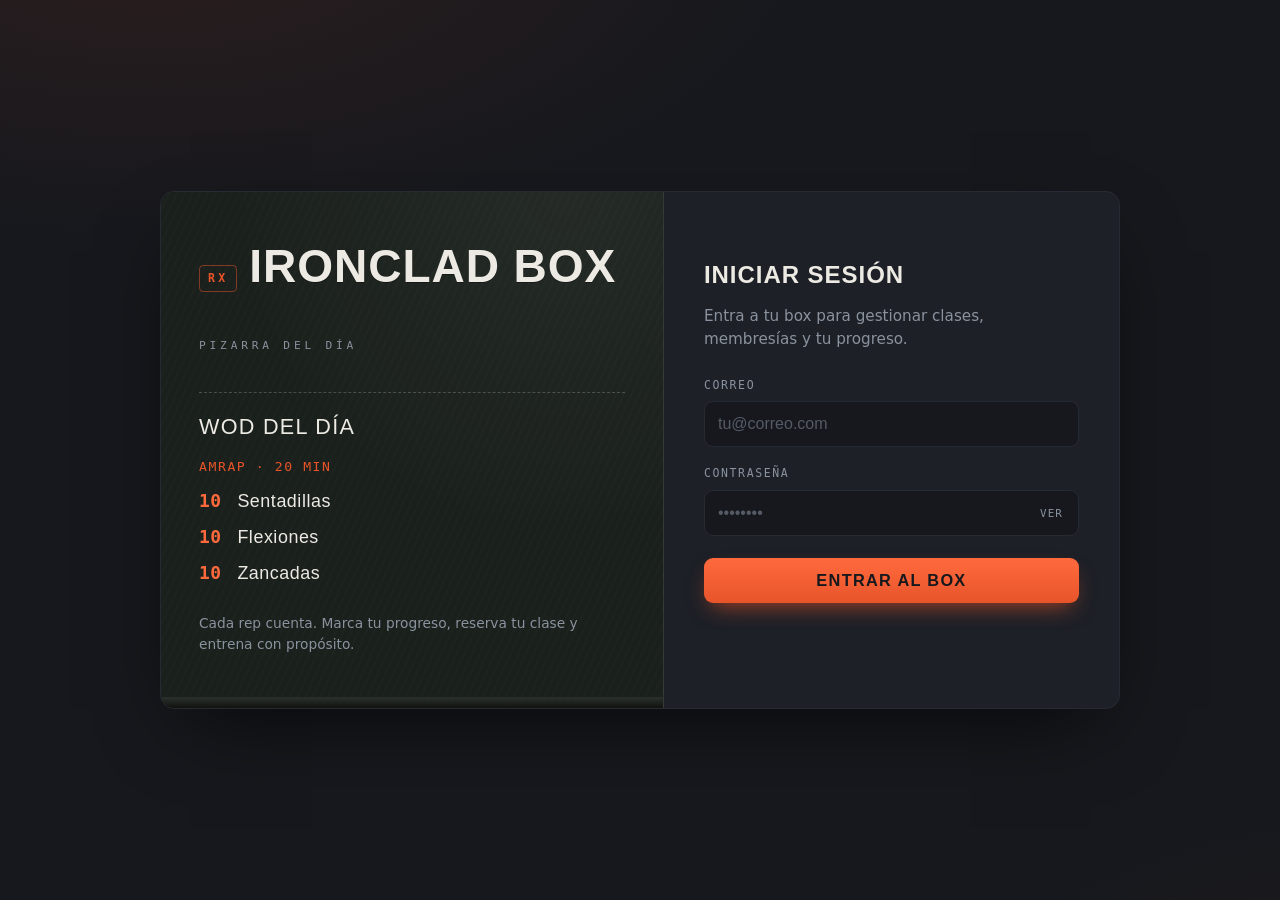
<file: 3.Codigo/IRONBOX V1.0.0/views/index.html>
<!doctype html>
<html lang="es">
<head>
    <meta charset="utf-8">
    <meta name="viewport" content="width=device-width, initial-scale=1">
    <title>IronClad Box | Inicio</title>
    <link rel="stylesheet" href="../assets/css/nav.css?v=5">
    <link rel="stylesheet" href="../assets/css/app.css?v=5">
</head>
<body>
    <header>
        <h1>Inicio</h1>
        <p>Sesion activa: <strong id="sessionUserName">-</strong> · <span id="sessionUserRole">-</span></p>
    </header>

    <main>
        <section class="panel hero">
            <p class="eyebrow">Bienvenido</p>
            <h2>Tu box, en un solo lugar</h2>
            <p>Usa el menu superior para moverte entre tus modulos. Cada pestaña abre lo que tu rol necesita: clases, membresias, progreso y mas.</p>
        </section>

        <section class="panel" aria-labelledby="architecture-title" data-roles="Administrador">
            <div class="panel-header">
                <h2 id="architecture-title">Evidencia tecnica del prototipo</h2>
                <span class="hint">Arquitectura por capas</span>
            </div>

            <div class="panel-body">
                <div class="architecture-grid">
                    <article class="pattern-card">
                        <h3>MVC por capas</h3>
                        <p>Las vistas HTML/JS consumen controladores PHP, que delegan reglas a servicios y persistencia a DAO.</p>
                        <code>View -&gt; Controller -&gt; Service -&gt; DAO</code>
                    </article>

                    <article class="pattern-card">
                        <h3>Builder</h3>
                        <p>Construccion validada de entidades como Usuario, Clase, Membresia, Progreso y Reporte.</p>
                        <code>Service -&gt; Builder -&gt; Entidad valida</code>
                    </article>

                    <article class="pattern-card">
                        <h3>DAO / Repository</h3>
                        <p>El SQL se mantiene aislado en repositorios con PDO sobre MySQL, listo para despliegue.</p>
                        <code>DAO -&gt; PDO -&gt; MySQL</code>
                    </article>

                    <article class="pattern-card">
                        <h3>Sesion y roles</h3>
                        <p>AuthController y Auth.php validan login, estado activo y permisos; nav.js solo renderiza el menu.</p>
                        <code>correo + contrasena -&gt; rol</code>
                    </article>
                </div>
            </div>
        </section>
    </main>

    <script src="../assets/js/nav.js?v=5"></script>
</body>
</html>
</file>
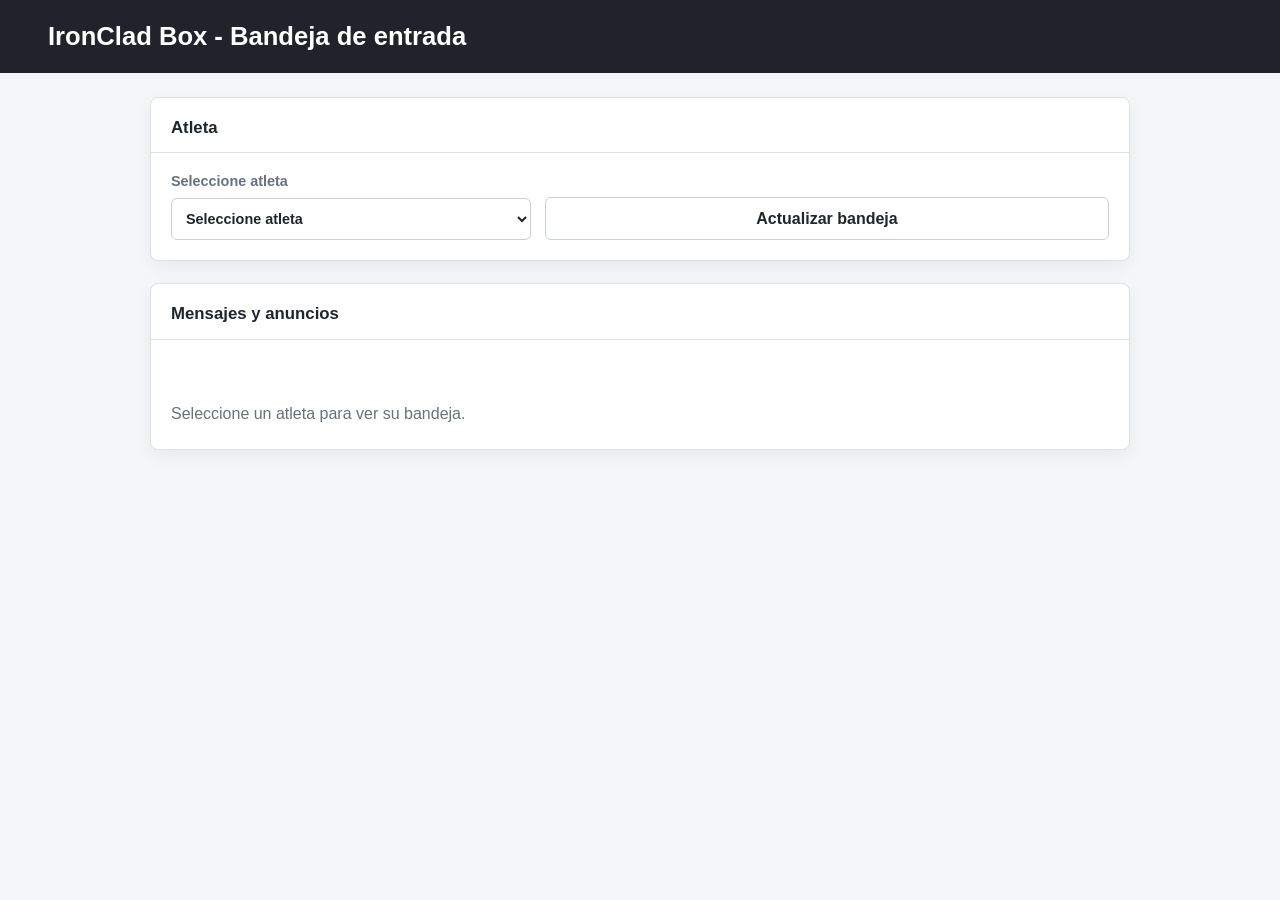
<file: 3.Codigo/views/bandeja_atleta.html>
<!doctype html>
<html lang="es">
<head>
    <meta charset="utf-8">
    <meta name="viewport" content="width=device-width, initial-scale=1">
    <title>IronClad Box | Bandeja de entrada</title>
    <style>
        :root {
            --bg: #f4f6f8;
            --panel: #ffffff;
            --ink: #1f252c;
            --muted: #68717d;
            --line: #dce2e8;
            --brand: #b8232f;
            --focus: #1f6feb;
            --danger: #b42318;
        }

        * {
            box-sizing: border-box;
        }

        body {
            margin: 0;
            background: var(--bg);
            color: var(--ink);
            font-family: Arial, Helvetica, sans-serif;
            line-height: 1.45;
        }

        header {
            background: #20242a;
            color: #fff;
            padding: 18px clamp(16px, 4vw, 48px);
        }

        header h1 {
            margin: 0;
            font-size: clamp(1.35rem, 2vw, 2rem);
            letter-spacing: 0;
        }

        main {
            width: min(980px, calc(100% - 32px));
            margin: 24px auto 42px;
            display: grid;
            gap: 22px;
        }

        .panel {
            min-width: 0;
            background: var(--panel);
            border: 1px solid var(--line);
            border-radius: 8px;
            box-shadow: 0 6px 18px rgba(31, 35, 40, 0.06);
        }

        .panel-header {
            padding: 18px 20px 12px;
            border-bottom: 1px solid var(--line);
        }

        .panel-header h2 {
            margin: 0;
            font-size: 1.05rem;
            letter-spacing: 0;
        }

        .toolbar {
            padding: 18px 20px 20px;
            display: grid;
            grid-template-columns: minmax(220px, 360px) auto;
            gap: 14px;
            align-items: end;
        }

        label {
            display: grid;
            gap: 6px;
            color: var(--muted);
            font-size: 0.9rem;
            font-weight: 700;
        }

        select {
            width: 100%;
            min-height: 42px;
            border: 1px solid #c8d0da;
            border-radius: 6px;
            padding: 9px 10px;
            color: var(--ink);
            background: #fff;
            font: inherit;
        }

        select:focus,
        button:focus {
            outline: 3px solid rgba(31, 111, 235, 0.22);
            outline-offset: 1px;
            border-color: var(--focus);
        }

        button {
            min-height: 40px;
            border: 1px solid #c8d0da;
            border-radius: 6px;
            padding: 9px 14px;
            background: #fff;
            color: var(--ink);
            cursor: pointer;
            font: inherit;
            font-weight: 700;
        }

        .message-list {
            display: grid;
            gap: 12px;
            padding: 18px 20px 20px;
        }

        .message {
            border: 1px solid var(--line);
            border-radius: 8px;
            padding: 14px;
            background: #fafbfc;
        }

        .message-meta {
            display: flex;
            gap: 10px;
            align-items: center;
            justify-content: space-between;
            flex-wrap: wrap;
            color: var(--muted);
            font-size: 0.86rem;
            font-weight: 700;
        }

        .message p {
            margin: 10px 0 0;
        }

        .tag {
            display: inline-flex;
            align-items: center;
            min-height: 28px;
            border-radius: 999px;
            padding: 4px 10px;
            background: #eef2f6;
            color: #38414c;
            font-size: 0.86rem;
            font-weight: 700;
            white-space: nowrap;
        }

        .empty {
            padding: 24px 20px;
            color: var(--muted);
        }

        .status {
            display: none;
            margin: 0 20px 18px;
            padding: 11px 12px;
            border-radius: 6px;
            font-weight: 700;
        }

        .status.show {
            display: block;
        }

        .status.error {
            color: var(--danger);
            background: #fff0ef;
            border: 1px solid #f0b8b4;
        }

        @media (max-width: 620px) {
            main {
                width: min(100% - 20px, 980px);
                margin-top: 14px;
            }

            .toolbar {
                grid-template-columns: 1fr;
            }
        }
    </style>
</head>
<body>
    <header>
        <h1>IronClad Box - Bandeja de entrada</h1>
    </header>

    <main>
        <section class="panel" aria-labelledby="selector-title">
            <div class="panel-header">
                <h2 id="selector-title">Atleta</h2>
            </div>
            <div class="toolbar">
                <label for="idAtleta">
                    Seleccione atleta
                    <select id="idAtleta">
                        <option value="">Seleccione atleta</option>
                    </select>
                </label>
                <button type="button" id="refreshButton">Actualizar bandeja</button>
            </div>
            <p class="status" id="statusMessage" role="status" aria-live="polite"></p>
        </section>

        <section class="panel" aria-labelledby="inbox-title">
            <div class="panel-header">
                <h2 id="inbox-title">Mensajes y anuncios</h2>
            </div>

            <div class="message-list" id="mensajesBody"></div>
            <div class="empty" id="emptyState">Seleccione un atleta para ver su bandeja.</div>
        </section>
    </main>

    <script src="../assets/js/bandeja_atleta.js"></script>
</body>
</html>
</file>
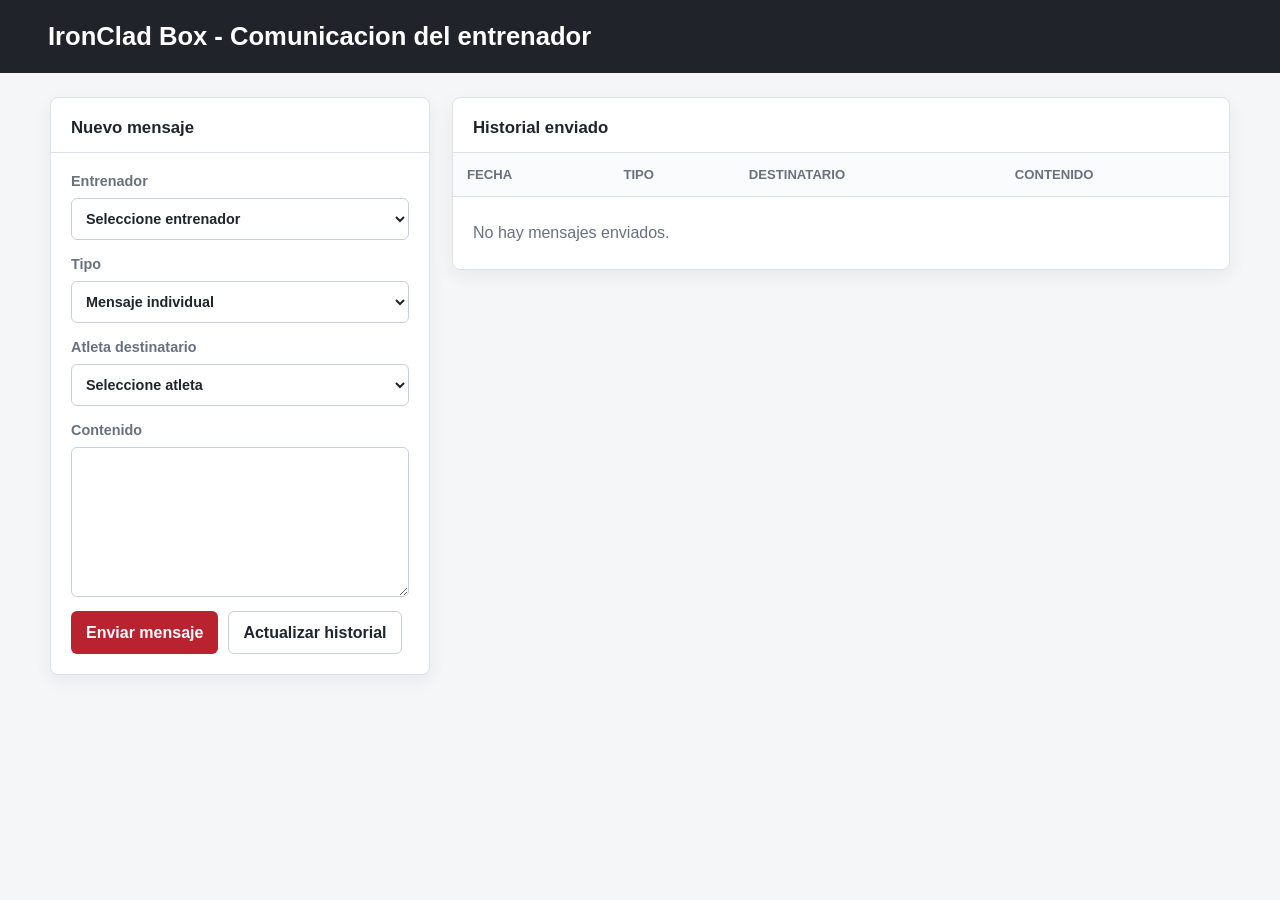
<file: 3.Codigo/views/comunicacion_entrenador.html>
<!doctype html>
<html lang="es">
<head>
    <meta charset="utf-8">
    <meta name="viewport" content="width=device-width, initial-scale=1">
    <title>IronClad Box | Comunicacion</title>
    <style>
        :root {
            --bg: #f4f6f8;
            --panel: #ffffff;
            --ink: #1f252c;
            --muted: #68717d;
            --line: #dce2e8;
            --brand: #b8232f;
            --brand-dark: #8e1923;
            --focus: #1f6feb;
            --ok: #137333;
            --danger: #b42318;
        }

        * {
            box-sizing: border-box;
        }

        body {
            margin: 0;
            background: var(--bg);
            color: var(--ink);
            font-family: Arial, Helvetica, sans-serif;
            line-height: 1.45;
        }

        header {
            background: #20242a;
            color: #fff;
            padding: 18px clamp(16px, 4vw, 48px);
        }

        header h1 {
            margin: 0;
            font-size: clamp(1.35rem, 2vw, 2rem);
            letter-spacing: 0;
        }

        main {
            width: min(1180px, calc(100% - 32px));
            margin: 24px auto 42px;
            display: grid;
            grid-template-columns: 380px minmax(0, 1fr);
            gap: 22px;
            align-items: start;
        }

        .panel {
            min-width: 0;
            background: var(--panel);
            border: 1px solid var(--line);
            border-radius: 8px;
            box-shadow: 0 6px 18px rgba(31, 35, 40, 0.06);
        }

        .panel-header {
            padding: 18px 20px 12px;
            border-bottom: 1px solid var(--line);
        }

        .panel-header h2 {
            margin: 0;
            font-size: 1.05rem;
            letter-spacing: 0;
        }

        form {
            padding: 18px 20px 20px;
            display: grid;
            gap: 14px;
        }

        label {
            display: grid;
            gap: 6px;
            color: var(--muted);
            font-size: 0.9rem;
            font-weight: 700;
        }

        select,
        textarea {
            width: 100%;
            min-height: 42px;
            border: 1px solid #c8d0da;
            border-radius: 6px;
            padding: 9px 10px;
            color: var(--ink);
            background: #fff;
            font: inherit;
        }

        textarea {
            min-height: 150px;
            resize: vertical;
        }

        select:focus,
        textarea:focus,
        button:focus {
            outline: 3px solid rgba(31, 111, 235, 0.22);
            outline-offset: 1px;
            border-color: var(--focus);
        }

        .actions {
            display: flex;
            gap: 10px;
            flex-wrap: wrap;
        }

        button {
            min-height: 40px;
            border: 1px solid transparent;
            border-radius: 6px;
            padding: 9px 14px;
            cursor: pointer;
            font: inherit;
            font-weight: 700;
        }

        button:disabled {
            cursor: not-allowed;
            opacity: 0.56;
        }

        .primary {
            background: var(--brand);
            color: #fff;
        }

        .primary:hover {
            background: var(--brand-dark);
        }

        .secondary {
            background: #fff;
            color: var(--ink);
            border-color: #c8d0da;
        }

        .status {
            display: none;
            margin: 0 20px 18px;
            padding: 11px 12px;
            border-radius: 6px;
            font-weight: 700;
        }

        .status.show {
            display: block;
        }

        .status.ok {
            color: var(--ok);
            background: #eaf5ed;
            border: 1px solid #bddfc7;
        }

        .status.error {
            color: var(--danger);
            background: #fff0ef;
            border: 1px solid #f0b8b4;
        }

        .table-wrap {
            width: 100%;
            overflow-x: auto;
        }

        table {
            width: 100%;
            min-width: 760px;
            border-collapse: collapse;
        }

        th,
        td {
            padding: 12px 14px;
            border-bottom: 1px solid var(--line);
            text-align: left;
            vertical-align: top;
        }

        th {
            color: var(--muted);
            background: #fafbfc;
            font-size: 0.82rem;
            text-transform: uppercase;
            letter-spacing: 0;
        }

        .tag {
            display: inline-flex;
            align-items: center;
            min-height: 28px;
            border-radius: 999px;
            padding: 4px 10px;
            background: #eef2f6;
            color: #38414c;
            font-size: 0.86rem;
            font-weight: 700;
            white-space: nowrap;
        }

        .empty {
            padding: 24px 20px;
            color: var(--muted);
        }

        @media (max-width: 940px) {
            main {
                grid-template-columns: 1fr;
            }
        }

        @media (max-width: 560px) {
            main {
                width: min(100% - 20px, 1180px);
                margin-top: 14px;
            }

            .actions button {
                width: 100%;
            }
        }
    </style>
</head>
<body>
    <header>
        <h1>IronClad Box - Comunicacion del entrenador</h1>
    </header>

    <main>
        <section class="panel" aria-labelledby="form-title">
            <div class="panel-header">
                <h2 id="form-title">Nuevo mensaje</h2>
            </div>

            <form id="mensajeForm" autocomplete="off">
                <label for="idEntrenador">
                    Entrenador
                    <select id="idEntrenador" required>
                        <option value="">Seleccione entrenador</option>
                    </select>
                </label>

                <label for="tipo">
                    Tipo
                    <select id="tipo" required>
                        <option value="Mensaje">Mensaje individual</option>
                        <option value="Anuncio">Anuncio general</option>
                    </select>
                </label>

                <label for="idAtleta" id="atletaLabel">
                    Atleta destinatario
                    <select id="idAtleta">
                        <option value="">Seleccione atleta</option>
                    </select>
                </label>

                <label for="contenido">
                    Contenido
                    <textarea id="contenido" maxlength="1000" required></textarea>
                </label>

                <div class="actions">
                    <button type="submit" class="primary" id="submitButton">Enviar mensaje</button>
                    <button type="button" class="secondary" id="refreshButton">Actualizar historial</button>
                </div>
            </form>

            <p class="status" id="statusMessage" role="status" aria-live="polite"></p>
        </section>

        <section class="panel" aria-labelledby="historial-title">
            <div class="panel-header">
                <h2 id="historial-title">Historial enviado</h2>
            </div>

            <div class="table-wrap">
                <table>
                    <thead>
                        <tr>
                            <th>Fecha</th>
                            <th>Tipo</th>
                            <th>Destinatario</th>
                            <th>Contenido</th>
                        </tr>
                    </thead>
                    <tbody id="historialBody"></tbody>
                </table>
            </div>

            <div class="empty" id="emptyState">No hay mensajes enviados.</div>
        </section>
    </main>

    <script src="../assets/js/comunicacion_entrenador.js"></script>
</body>
</html>
</file>
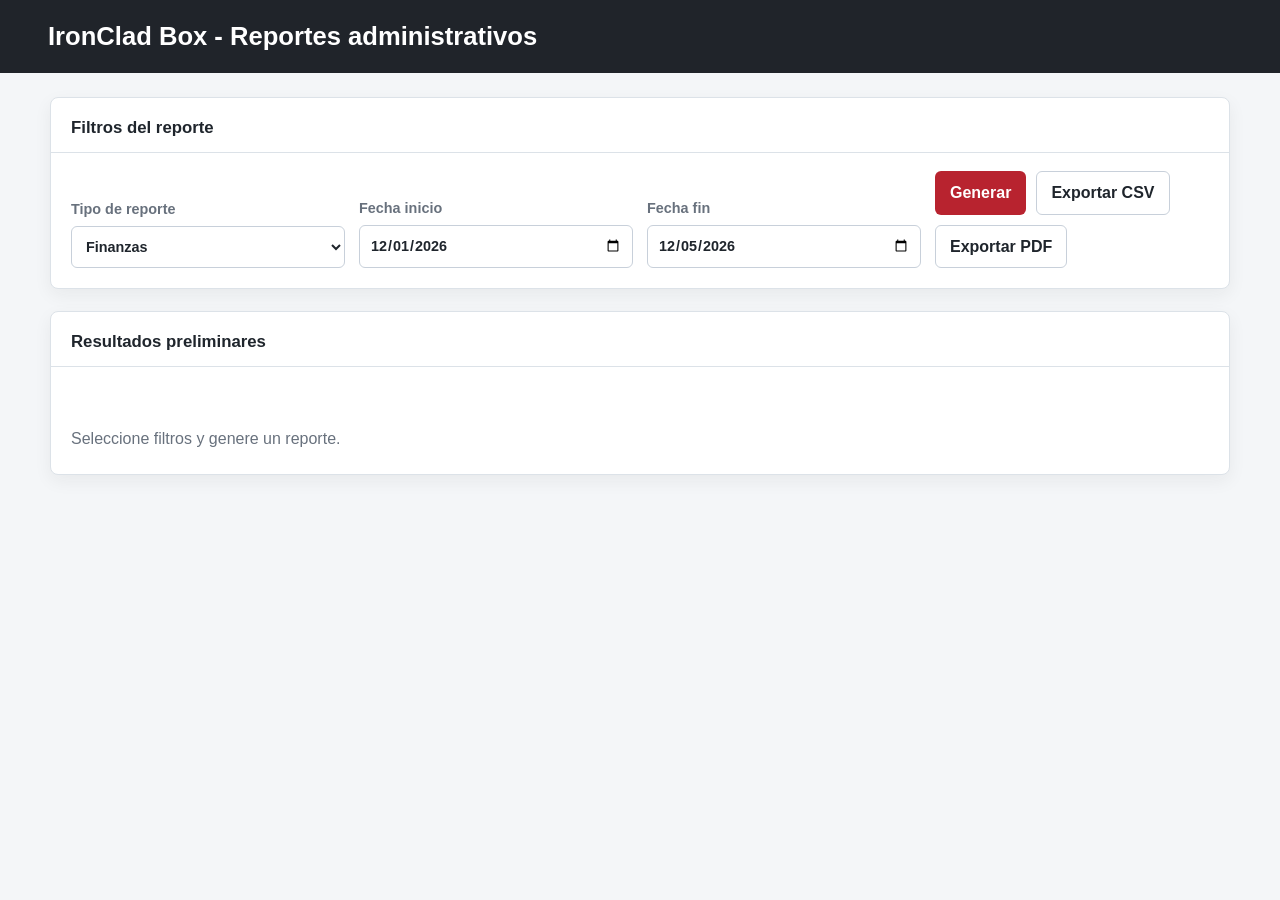
<file: 3.Codigo/views/reportes_admin.html>
<!doctype html>
<html lang="es">
<head>
    <meta charset="utf-8">
    <meta name="viewport" content="width=device-width, initial-scale=1">
    <title>IronClad Box | Reportes administrativos</title>
    <style>
        :root {
            --bg: #f4f6f8;
            --panel: #ffffff;
            --ink: #1f252c;
            --muted: #68717d;
            --line: #dce2e8;
            --brand: #b8232f;
            --brand-dark: #8e1923;
            --focus: #1f6feb;
            --ok: #137333;
            --danger: #b42318;
        }

        * {
            box-sizing: border-box;
        }

        body {
            margin: 0;
            background: var(--bg);
            color: var(--ink);
            font-family: Arial, Helvetica, sans-serif;
            line-height: 1.45;
        }

        header {
            background: #20242a;
            color: #fff;
            padding: 18px clamp(16px, 4vw, 48px);
        }

        header h1 {
            margin: 0;
            font-size: clamp(1.35rem, 2vw, 2rem);
            letter-spacing: 0;
        }

        main {
            width: min(1180px, calc(100% - 32px));
            margin: 24px auto 42px;
            display: grid;
            gap: 22px;
        }

        .panel {
            min-width: 0;
            background: var(--panel);
            border: 1px solid var(--line);
            border-radius: 8px;
            box-shadow: 0 6px 18px rgba(31, 35, 40, 0.06);
        }

        .panel-header {
            padding: 18px 20px 12px;
            border-bottom: 1px solid var(--line);
        }

        .panel-header h2 {
            margin: 0;
            font-size: 1.05rem;
            letter-spacing: 0;
        }

        form {
            padding: 18px 20px 20px;
            display: grid;
            grid-template-columns: repeat(4, minmax(0, 1fr));
            gap: 14px;
            align-items: end;
        }

        label {
            display: grid;
            gap: 6px;
            color: var(--muted);
            font-size: 0.9rem;
            font-weight: 700;
        }

        input,
        select {
            width: 100%;
            min-height: 42px;
            border: 1px solid #c8d0da;
            border-radius: 6px;
            padding: 9px 10px;
            color: var(--ink);
            background: #fff;
            font: inherit;
        }

        input:focus,
        select:focus,
        button:focus {
            outline: 3px solid rgba(31, 111, 235, 0.22);
            outline-offset: 1px;
            border-color: var(--focus);
        }

        .actions {
            display: flex;
            gap: 10px;
            flex-wrap: wrap;
        }

        button {
            min-height: 40px;
            border: 1px solid transparent;
            border-radius: 6px;
            padding: 9px 14px;
            cursor: pointer;
            font: inherit;
            font-weight: 700;
        }

        button:disabled {
            cursor: not-allowed;
            opacity: 0.56;
        }

        .primary {
            background: var(--brand);
            color: #fff;
        }

        .primary:hover {
            background: var(--brand-dark);
        }

        .secondary {
            background: #fff;
            color: var(--ink);
            border-color: #c8d0da;
        }

        .summary {
            display: grid;
            grid-template-columns: repeat(3, minmax(0, 1fr));
            gap: 12px;
            padding: 18px 20px 0;
        }

        .metric {
            border: 1px solid var(--line);
            border-radius: 8px;
            padding: 14px;
            background: #fafbfc;
        }

        .metric span {
            display: block;
            color: var(--muted);
            font-size: 0.82rem;
            font-weight: 700;
            text-transform: uppercase;
        }

        .metric strong {
            display: block;
            margin-top: 6px;
            font-size: 1.05rem;
        }

        .status {
            display: none;
            margin: 0 20px 18px;
            padding: 11px 12px;
            border-radius: 6px;
            font-weight: 700;
        }

        .status.show {
            display: block;
        }

        .status.ok {
            color: var(--ok);
            background: #eaf5ed;
            border: 1px solid #bddfc7;
        }

        .status.error {
            color: var(--danger);
            background: #fff0ef;
            border: 1px solid #f0b8b4;
        }

        .table-wrap {
            width: 100%;
            overflow-x: auto;
            padding-top: 18px;
        }

        table {
            width: 100%;
            min-width: 860px;
            border-collapse: collapse;
        }

        th,
        td {
            padding: 12px 14px;
            border-bottom: 1px solid var(--line);
            text-align: left;
            vertical-align: middle;
        }

        th {
            color: var(--muted);
            background: #fafbfc;
            font-size: 0.82rem;
            text-transform: uppercase;
            letter-spacing: 0;
        }

        .empty {
            padding: 24px 20px;
            color: var(--muted);
        }

        @media (max-width: 940px) {
            form,
            .summary {
                grid-template-columns: 1fr 1fr;
            }
        }

        @media (max-width: 620px) {
            main {
                width: min(100% - 20px, 1180px);
                margin-top: 14px;
            }

            form,
            .summary {
                grid-template-columns: 1fr;
            }

            .actions button {
                width: 100%;
            }
        }

        @media print {
            header,
            form,
            .status,
            .actions {
                display: none;
            }

            body {
                background: #fff;
            }

            main {
                width: 100%;
                margin: 0;
            }

            .panel {
                box-shadow: none;
                border: none;
            }
        }
    </style>
</head>
<body>
    <header>
        <h1>IronClad Box - Reportes administrativos</h1>
    </header>

    <main>
        <section class="panel" aria-labelledby="filters-title">
            <div class="panel-header">
                <h2 id="filters-title">Filtros del reporte</h2>
            </div>

            <form id="reporteForm">
                <label for="tipoReporte">
                    Tipo de reporte
                    <select id="tipoReporte" required>
                        <option value="Finanzas">Finanzas</option>
                        <option value="Asistencia">Asistencia</option>
                    </select>
                </label>

                <label for="fechaInicio">
                    Fecha inicio
                    <input type="date" id="fechaInicio" required>
                </label>

                <label for="fechaFin">
                    Fecha fin
                    <input type="date" id="fechaFin" required>
                </label>

                <div class="actions">
                    <button type="submit" class="primary" id="generateButton">Generar</button>
                    <button type="button" class="secondary" id="csvButton">Exportar CSV</button>
                    <button type="button" class="secondary" id="pdfButton">Exportar PDF</button>
                </div>
            </form>

            <p class="status" id="statusMessage" role="status" aria-live="polite"></p>
        </section>

        <section class="panel" aria-labelledby="results-title" id="printArea">
            <div class="panel-header">
                <h2 id="results-title">Resultados preliminares</h2>
            </div>

            <div class="summary" id="summary"></div>

            <div class="table-wrap">
                <table>
                    <thead>
                        <tr id="tableHead"></tr>
                    </thead>
                    <tbody id="tableBody"></tbody>
                </table>
            </div>

            <div class="empty" id="emptyState">Seleccione filtros y genere un reporte.</div>
        </section>
    </main>

    <script src="../assets/js/reportes_admin.js"></script>
</body>
</html>
</file>
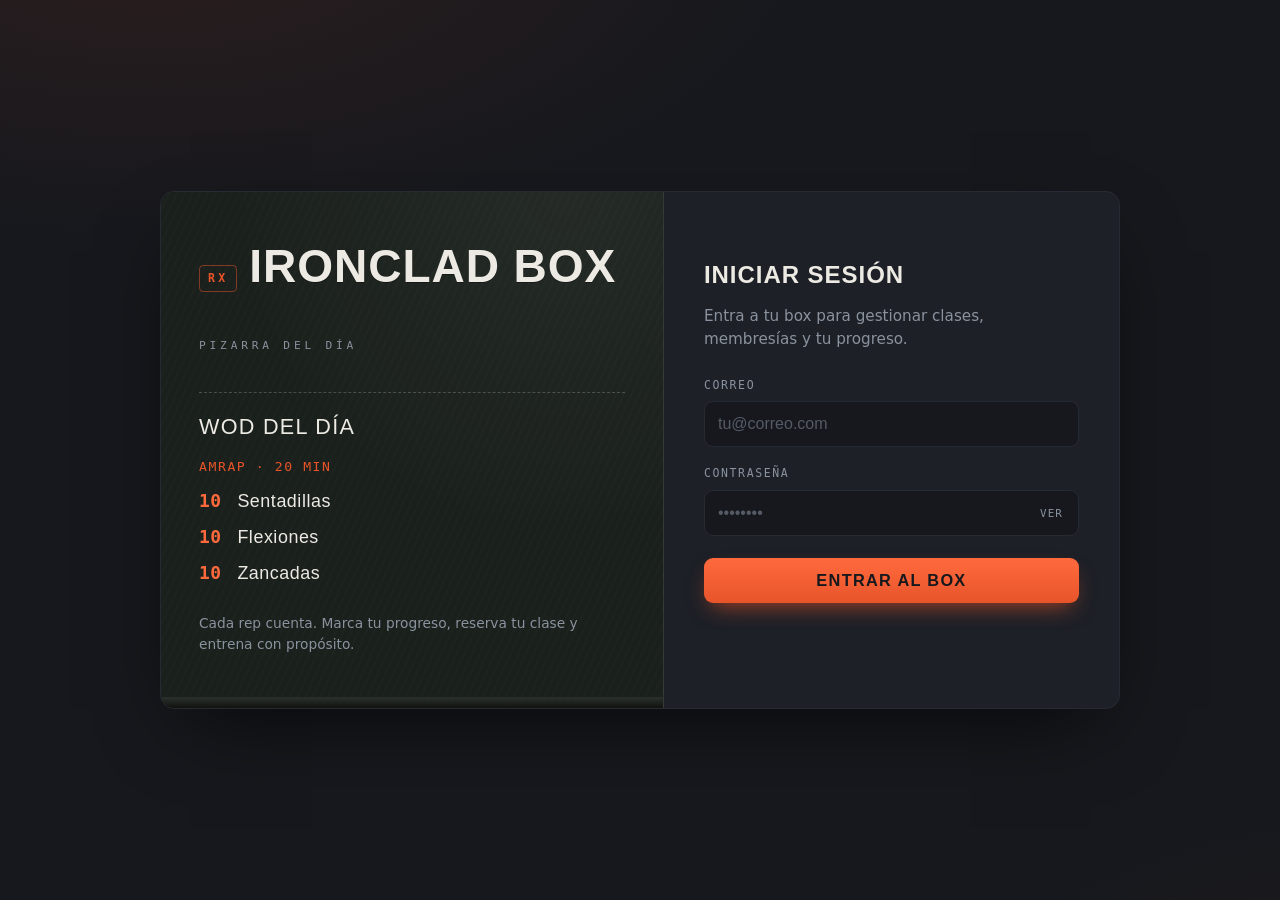
<file: 3.Codigo/IRONBOX V1.0.0/views/bandeja_atleta.html>
<!doctype html>
<html lang="es">
<head>
    <meta charset="utf-8">
    <meta name="viewport" content="width=device-width, initial-scale=1">
    <title>IronClad Box | Bandeja de entrada</title>
    <link rel="stylesheet" href="../assets/css/nav.css?v=5">
    <link rel="stylesheet" href="../assets/css/app.css?v=5">
</head>
<body>
    <header>
        <h1>Bandeja de entrada</h1>
        <p>Revisa los mensajes y anuncios enviados por el equipo de entrenamiento.</p>
    </header>

    <main class="split">
        <section class="col-form panel" aria-labelledby="selector-title">
            <div class="panel-header">
                <h2 id="selector-title">Atleta</h2>
            </div>

            <div class="panel-body">
                <form autocomplete="off">
                    <label for="idAtleta">Seleccione atleta <span class="req">*</span>
                        <select id="idAtleta">
                            <option value="">Seleccione atleta</option>
                        </select>
                        <span class="help">Elige un atleta para cargar sus mensajes recibidos.</span>
                    </label>

                    <div class="actions">
                        <button type="button" class="secondary" id="refreshButton">Actualizar bandeja</button>
                    </div>
                </form>
            </div>

            <p class="status" id="statusMessage" role="status" aria-live="polite"></p>
        </section>

        <section class="panel" aria-labelledby="inbox-title">
            <div class="panel-header">
                <h2 id="inbox-title">Mensajes y anuncios</h2>
            </div>

            <div class="message-list" id="mensajesBody"></div>
            <div class="empty" id="emptyState">Seleccione un atleta para ver su bandeja.</div>
        </section>
    </main>

    <script src="../assets/js/nav.js?v=5"></script>
    <script src="../assets/js/bandeja_atleta.js?v=5"></script>
</body>
</html>
</file>
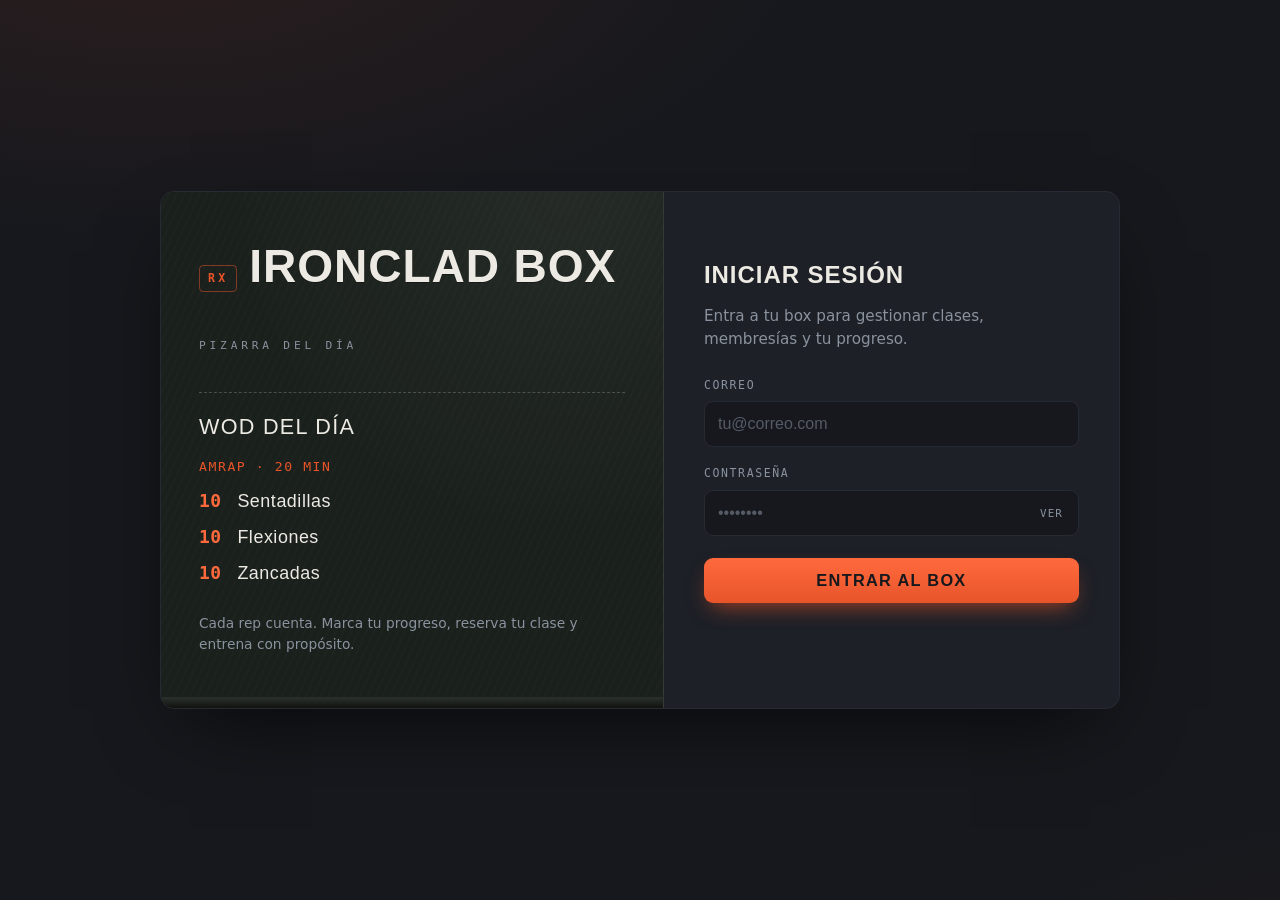
<file: 3.Codigo/IRONBOX V1.0.0/views/comunicacion_entrenador.html>
<!doctype html>
<html lang="es">
<head>
    <meta charset="utf-8">
    <meta name="viewport" content="width=device-width, initial-scale=1">
    <title>IronClad Box | Comunicacion</title>
    <link rel="stylesheet" href="../assets/css/nav.css?v=5">
    <link rel="stylesheet" href="../assets/css/app.css?v=5">
</head>
<body>
    <header>
        <h1>Comunicacion del entrenador</h1>
        <p>Envia mensajes individuales o anuncios generales y revisa el historial enviado.</p>
    </header>

    <main class="split">
        <section class="col-form panel" aria-labelledby="form-title">
            <div class="panel-header">
                <h2 id="form-title">Nuevo mensaje</h2>
            </div>

            <form id="mensajeForm" autocomplete="off">
                <label for="idEntrenador">Entrenador <span class="req">*</span>
                    <select id="idEntrenador" required>
                        <option value="">Seleccione entrenador</option>
                    </select>
                </label>

                <label for="tipo">Tipo <span class="req">*</span>
                    <select id="tipo" required>
                        <option value="Mensaje">Mensaje individual</option>
                        <option value="Anuncio">Anuncio general</option>
                    </select>
                    <span class="help">Los anuncios llegan a todos los atletas.</span>
                </label>

                <label for="idAtleta" id="atletaLabel">Atleta destinatario <span class="req">*</span>
                    <select id="idAtleta">
                        <option value="">Seleccione atleta</option>
                    </select>
                </label>

                <label for="contenido">Contenido <span class="req">*</span>
                    <textarea id="contenido" maxlength="1000" required></textarea>
                    <span class="help">Escribe un mensaje claro para seguimiento del atleta.</span>
                </label>

                <div class="actions">
                    <button type="submit" class="primary" id="submitButton">Enviar mensaje</button>
                    <button type="button" class="secondary" id="refreshButton">Actualizar historial</button>
                </div>
            </form>

            <p class="status" id="statusMessage" role="status" aria-live="polite"></p>
        </section>

        <section class="panel" aria-labelledby="historial-title">
            <div class="panel-header">
                <h2 id="historial-title">Historial enviado</h2>
            </div>

            <div class="table-wrap" role="region" aria-label="Historial de mensajes enviados">
                <table>
                    <thead>
                        <tr>
                            <th>Fecha</th>
                            <th>Tipo</th>
                            <th>Destinatario</th>
                            <th>Contenido</th>
                        </tr>
                    </thead>
                    <tbody id="historialBody"></tbody>
                </table>
            </div>

            <div class="empty" id="emptyState">No hay mensajes enviados.</div>
        </section>
    </main>

    <script src="../assets/js/nav.js?v=5"></script>
    <script src="../assets/js/comunicacion_entrenador.js?v=5"></script>
</body>
</html>
</file>
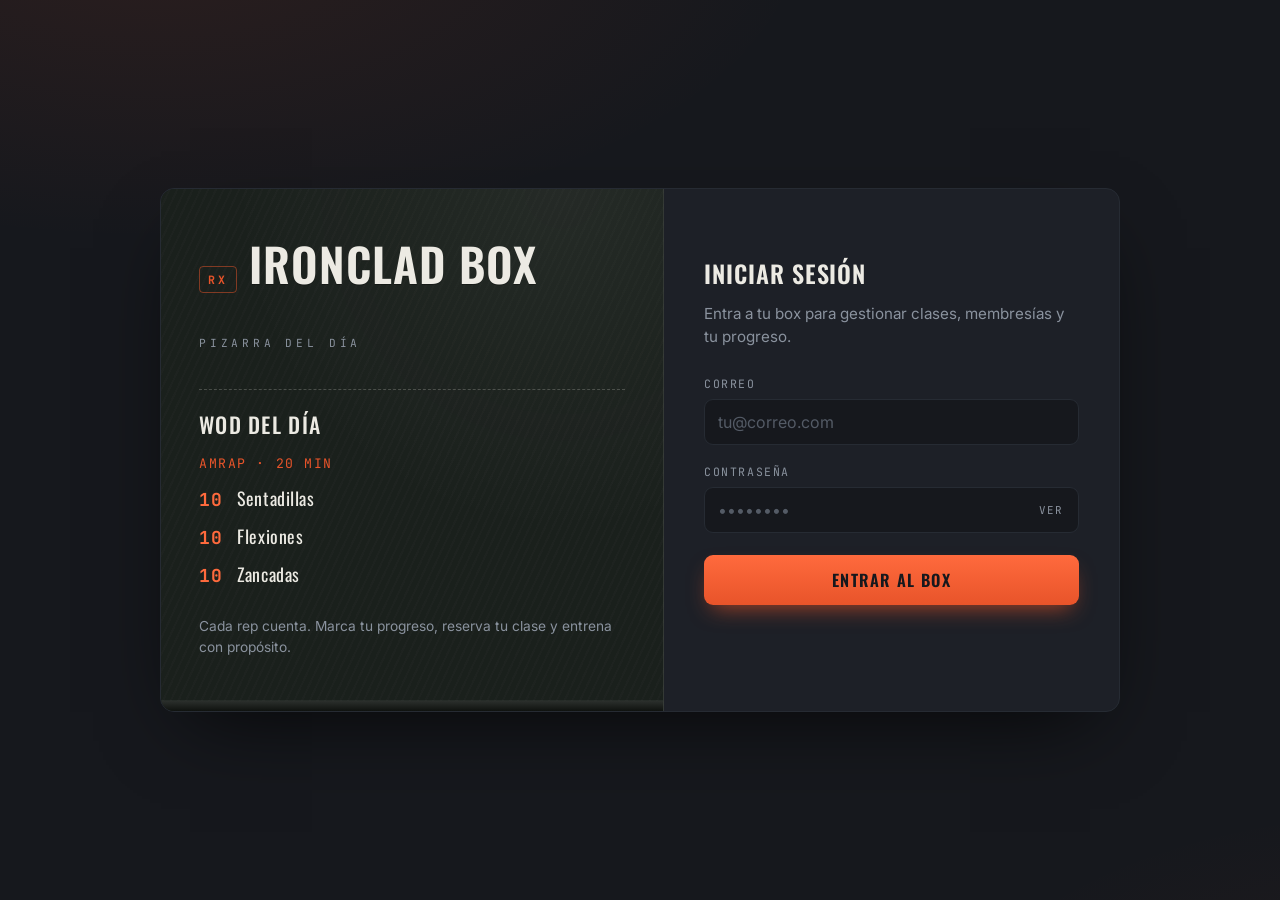
<file: 3.Codigo/IRONBOX V1.0.0/views/gestion_clases.html>
<!doctype html>
<html lang="es">
<head>
    <meta charset="utf-8">
    <meta name="viewport" content="width=device-width, initial-scale=1">
    <title>IronClad Box | Gestion de clases</title>
    <link rel="stylesheet" href="../assets/css/nav.css?v=5">
    <link rel="stylesheet" href="../assets/css/app.css?v=5">
</head>
<body>
    <header>
        <h1>Gestion de clases</h1>
        <p>Programa la agenda del box y asigna entrenadores sin solapar horarios.</p>
    </header>

    <main>
        <p class="status" id="statusMessage" role="status" aria-live="polite"></p>

        <section class="panel" aria-labelledby="table-title">
            <div class="panel-header">
                <h2 id="table-title">Agenda programada</h2>
                <button type="button" class="primary btn-sm" id="nuevaClaseButton">+ Nueva clase</button>
            </div>

            <div class="table-wrap">
                <table>
                    <thead>
                        <tr>
                            <th>Fecha</th>
                            <th>Hora</th>
                            <th>Duracion</th>
                            <th>Cupos</th>
                            <th>Entrenador</th>
                            <th>Acciones</th>
                        </tr>
                    </thead>
                    <tbody id="clasesBody"></tbody>
                </table>
            </div>

            <div class="empty" id="emptyState" hidden>No hay clases registradas todavia.</div>
        </section>
    </main>

    <div class="drawer-scrim" id="drawerScrim"></div>
    <aside class="drawer" id="formDrawer" role="dialog" aria-modal="true" aria-labelledby="form-title" aria-hidden="true">
        <div class="drawer-header">
            <h2 id="form-title">Nueva clase</h2>
            <button type="button" class="drawer-close" id="drawerClose" aria-label="Cerrar formulario">&times;</button>
        </div>

        <form id="claseForm" autocomplete="off">
            <input type="hidden" id="claseId" name="id">

            <div class="form-row">
                <label for="dia">Dia <span class="req">*</span>
                    <input type="date" id="dia" name="dia" required>
                </label>
                <label for="hora">Hora <span class="req">*</span>
                    <input type="time" id="hora" name="hora" required>
                </label>
            </div>

            <div class="form-row">
                <label for="duracion">Duracion (min) <span class="req">*</span>
                    <input type="number" id="duracion" name="duracion" min="1" max="240" value="60" required>
                </label>
                <label for="cupoMaximo">Cupo maximo <span class="req">*</span>
                    <input type="number" id="cupoMaximo" name="cupoMaximo" min="1" max="30" value="12" required>
                </label>
            </div>

            <label for="entrenadorId" id="entrenadorField">Entrenador asignado <span class="req">*</span>
                <select id="entrenadorId" name="entrenadorId" required>
                    <option value="">Seleccione un entrenador</option>
                </select>
                <span class="help">Solo se listan entrenadores disponibles.</span>
            </label>

            <p class="help" id="entrenadorPropioAviso" hidden>La clase se registrara a tu nombre automaticamente.</p>

            <div class="actions">
                <button type="submit" class="primary" id="submitButton">Guardar clase</button>
                <button type="button" class="secondary" id="cancelButton" hidden>Cancelar edicion</button>
            </div>
        </form>
    </aside>

    <script src="../assets/js/nav.js?v=5"></script>
    <script src="../assets/js/app.js?v=5"></script>
</body>
</html>
</file>
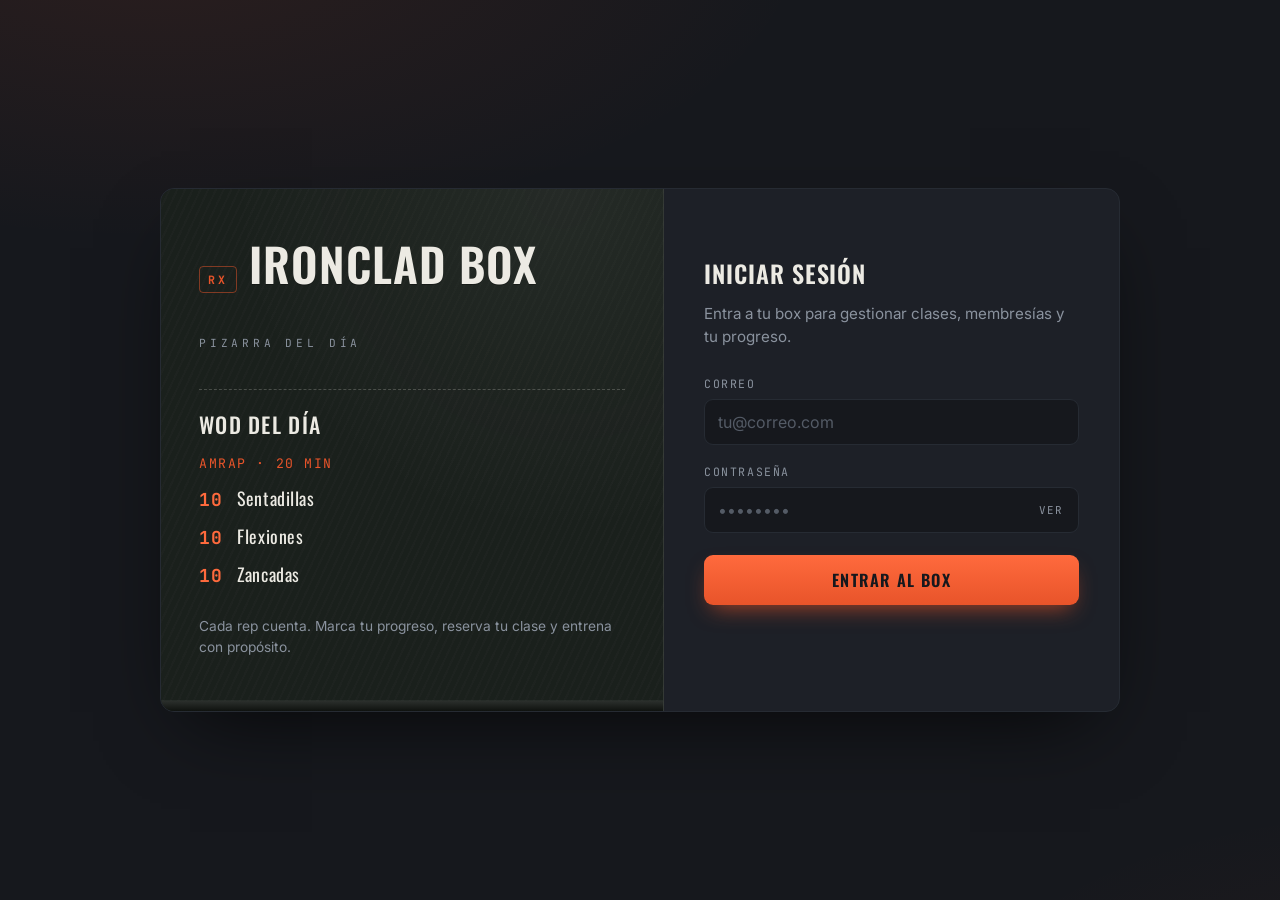
<file: 3.Codigo/IRONBOX V1.0.0/views/gestion_membresias.html>
<!doctype html>
<html lang="es">
<head>
    <meta charset="utf-8">
    <meta name="viewport" content="width=device-width, initial-scale=1">
    <title>IronClad Box | Gestion de membresias</title>
    <link rel="stylesheet" href="../assets/css/nav.css?v=5">
    <link rel="stylesheet" href="../assets/css/app.css?v=5">
</head>
<body>
    <header>
        <h1>Gestion de membresias</h1>
        <p>Asigna planes a los atletas y controla el estado de cada pago.</p>
    </header>

    <main>
        <p class="status" id="statusMessage" role="status" aria-live="polite"></p>

        <section class="panel" aria-labelledby="table-title">
            <div class="panel-header">
                <h2 id="table-title">Atletas y estado de pago</h2>
                <button type="button" class="primary btn-sm" id="nuevaMembresiaButton">+ Nueva membresia</button>
            </div>

            <div class="table-wrap">
                <table>
                    <thead>
                        <tr>
                            <th>Atleta</th>
                            <th>Plan</th>
                            <th>Precio</th>
                            <th>Estado</th>
                            <th>Expira</th>
                            <th>Pago</th>
                            <th>Acciones</th>
                        </tr>
                    </thead>
                    <tbody id="atletasBody"></tbody>
                </table>
            </div>

            <div class="empty" id="emptyState" hidden>No hay atletas registrados.</div>
        </section>
    </main>

    <div class="drawer-scrim" id="drawerScrim"></div>
    <aside class="drawer" id="formDrawer" role="dialog" aria-modal="true" aria-labelledby="form-title" aria-hidden="true">
        <div class="drawer-header">
            <h2 id="form-title">Crear / Asignar membresia</h2>
            <button type="button" class="drawer-close" id="drawerClose" aria-label="Cerrar formulario">&times;</button>
        </div>

        <form id="membresiaForm" autocomplete="off">
            <input type="hidden" id="membresiaId" name="id">

            <label for="idAtleta">Atleta <span class="req">*</span>
                <select id="idAtleta" name="idAtleta" required>
                    <option value="">Seleccione un atleta</option>
                </select>
            </label>

            <div class="form-row">
                <label for="tipo">Tipo de plan <span class="req">*</span>
                    <select id="tipo" name="tipo" required>
                        <option value="Básica">Básica</option>
                        <option value="Premium">Premium</option>
                        <option value="Elite">Elite</option>
                    </select>
                </label>

                <label for="precio">Precio <span class="req">*</span>
                    <input type="number" id="precio" name="precio" min="1" step="0.01" value="35.00" required>
                    <span class="help">Se sugiere segun el plan.</span>
                </label>
            </div>

            <div class="form-row">
                <label for="fechaInicio">Fecha de inicio <span class="req">*</span>
                    <input type="date" id="fechaInicio" name="fechaInicio" required>
                </label>

                <label for="estado">Estado de pago <span class="req">*</span>
                    <select id="estado" name="estado" required>
                        <option value="Pendiente">Pendiente</option>
                        <option value="Pagado">Pagado</option>
                        <option value="Vencido">Vencido</option>
                    </select>
                </label>
            </div>

            <div class="actions">
                <button type="submit" class="primary" id="submitButton">Crear / Asignar membresia</button>
                <button type="button" class="secondary" id="todayButton">Usar fecha actual</button>
                <button type="button" class="secondary" id="cancelButton" hidden>Cancelar edicion</button>
            </div>
        </form>
    </aside>

    <script src="../assets/js/nav.js?v=5"></script>
    <script src="../assets/js/membresias.js?v=5"></script>
</body>
</html>
</file>
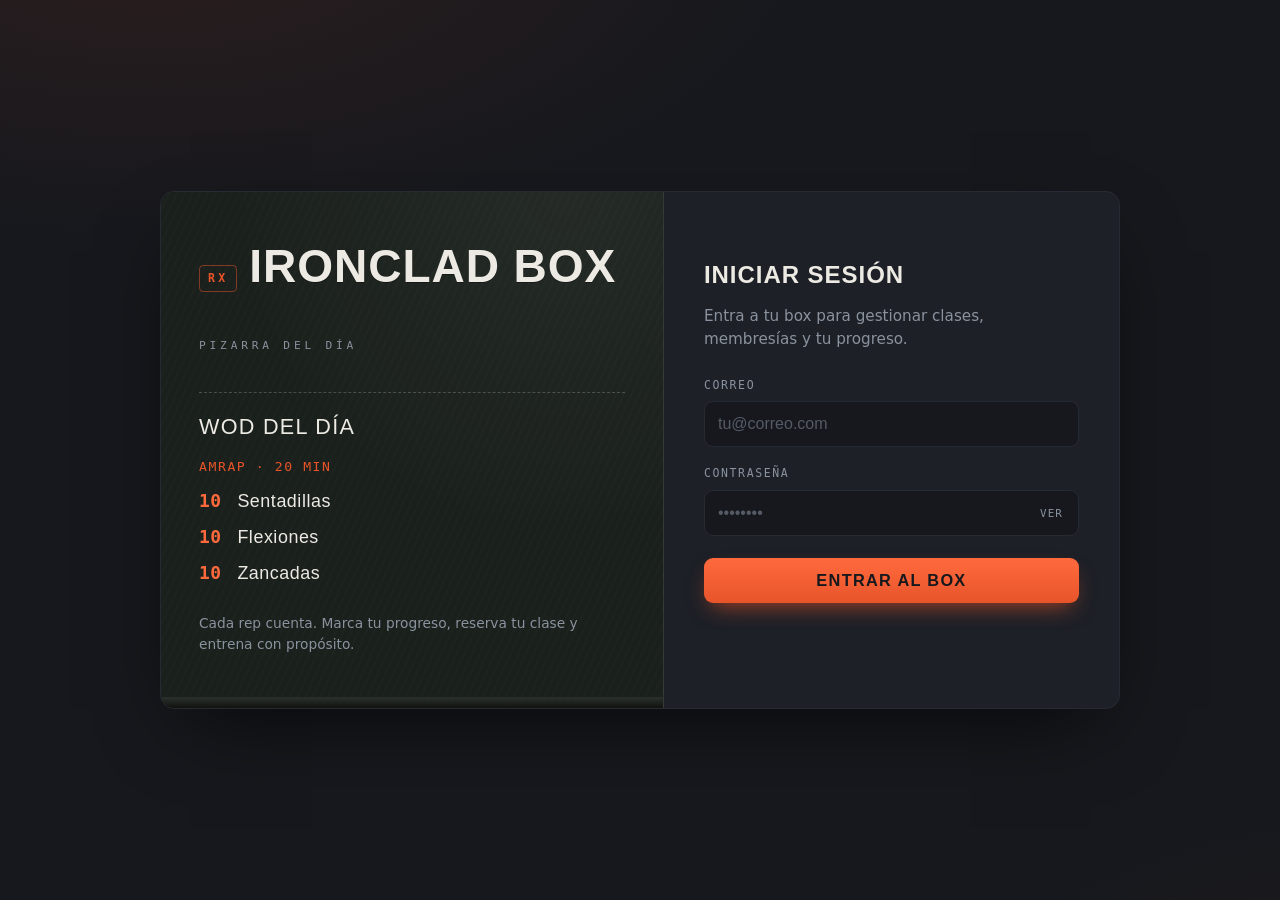
<file: 3.Codigo/IRONBOX V1.0.0/views/gestion_usuarios.html>
<!doctype html>
<html lang="es">
<head>
    <meta charset="utf-8">
    <meta name="viewport" content="width=device-width, initial-scale=1">
    <title>IronClad Box | Gestion de usuarios</title>
    <link rel="stylesheet" href="../assets/css/nav.css?v=5">
    <link rel="stylesheet" href="../assets/css/app.css?v=5">
</head>
<body>
    <header>
        <h1>Gestion de usuarios</h1>
        <p>Registra al equipo del box y define el rol y el acceso de cada persona.</p>
    </header>

    <main>
        <p class="status" id="statusMessage" role="status" aria-live="polite"></p>

        <section class="panel" aria-labelledby="table-title">
            <div class="panel-header">
                <h2 id="table-title">Usuarios registrados</h2>
                <button type="button" class="primary btn-sm" id="nuevaUsuarioButton">+ Nuevo usuario</button>
            </div>

            <div class="table-wrap">
                <table>
                    <thead>
                        <tr>
                            <th>Usuario</th>
                            <th>Cedula</th>
                            <th>Rol</th>
                            <th>Estado</th>
                            <th>Registro</th>
                            <th>Acciones</th>
                        </tr>
                    </thead>
                    <tbody id="usuariosBody"></tbody>
                </table>
            </div>

            <div class="empty" id="emptyState" hidden>No hay usuarios registrados.</div>
        </section>
    </main>

    <div class="drawer-scrim" id="drawerScrim"></div>
    <aside class="drawer" id="formDrawer" role="dialog" aria-modal="true" aria-labelledby="form-title" aria-hidden="true">
        <div class="drawer-header">
            <h2 id="form-title">Crear usuario</h2>
            <button type="button" class="drawer-close" id="drawerClose" aria-label="Cerrar formulario">&times;</button>
        </div>

        <form id="usuarioForm" autocomplete="off">
            <input type="hidden" id="usuarioId" name="id">

            <label for="nombre">Nombre completo <span class="req">*</span>
                <input type="text" id="nombre" name="nombre" minlength="3" required>
            </label>

            <label for="cedula">Cedula <span class="req">*</span>
                <input type="text" id="cedula" name="cedula" inputmode="numeric" minlength="10" maxlength="10" pattern="[0-9]{10}" required>
                <span class="help">10 digitos, sin guiones ni espacios.</span>
            </label>

            <label for="correo">Correo <span class="req">*</span>
                <input type="email" id="correo" name="correo" required>
            </label>

            <label for="contrasena">Contraseña <span class="req">*</span>
                <input type="password" id="contrasena" name="contrasena" minlength="6" required>
                <span class="help">Minimo 6 caracteres. Al editar, dejala vacia para conservarla.</span>
            </label>

            <div class="form-row">
                <label for="rol">Rol <span class="req">*</span>
                    <select id="rol" name="rol" required>
                        <option value="Administrador">Administrador</option>
                        <option value="Entrenador">Entrenador</option>
                        <option value="Atleta">Atleta</option>
                    </select>
                </label>

                <label for="estado">Estado <span class="req">*</span>
                    <select id="estado" name="estado" required>
                        <option value="Activo">Activo</option>
                        <option value="Inactivo">Inactivo</option>
                    </select>
                </label>
            </div>

            <fieldset class="form-fieldset" id="membresiaFieldset" hidden>
                <legend>Membresia inicial</legend>
                <p class="help">Opcional. Asignala al crear el atleta para que pueda reservar de inmediato; dejala vacia para omitirla.</p>

                <label for="membresiaTipo">Tipo de plan
                    <input type="text" id="membresiaTipo" name="membresiaTipo" maxlength="80" placeholder="Ej. Mensual CrossFit">
                </label>

                <div class="form-row">
                    <label for="membresiaPrecio">Precio
                        <input type="number" id="membresiaPrecio" name="membresiaPrecio" min="0" max="100000" step="0.01" placeholder="0.00">
                    </label>
                    <label for="membresiaFechaInicio">Fecha de inicio
                        <input type="date" id="membresiaFechaInicio" name="membresiaFechaInicio">
                    </label>
                </div>

                <label for="membresiaEstado">Estado del pago
                    <select id="membresiaEstado" name="membresiaEstado">
                        <option value="Pendiente">Pendiente de pago</option>
                        <option value="Pagado">Pagado</option>
                    </select>
                    <span class="help">"Pagado" habilita reservas de una vez; "Pendiente" espera el pago.</span>
                </label>
            </fieldset>

            <div class="actions">
                <button type="submit" class="primary" id="submitButton">Guardar usuario</button>
                <button type="button" class="secondary" id="cancelButton" hidden>Cancelar edicion</button>
            </div>
        </form>
    </aside>

    <script src="../assets/js/nav.js?v=5"></script>
    <script src="../assets/js/usuarios.js?v=5"></script>
</body>
</html>
</file>
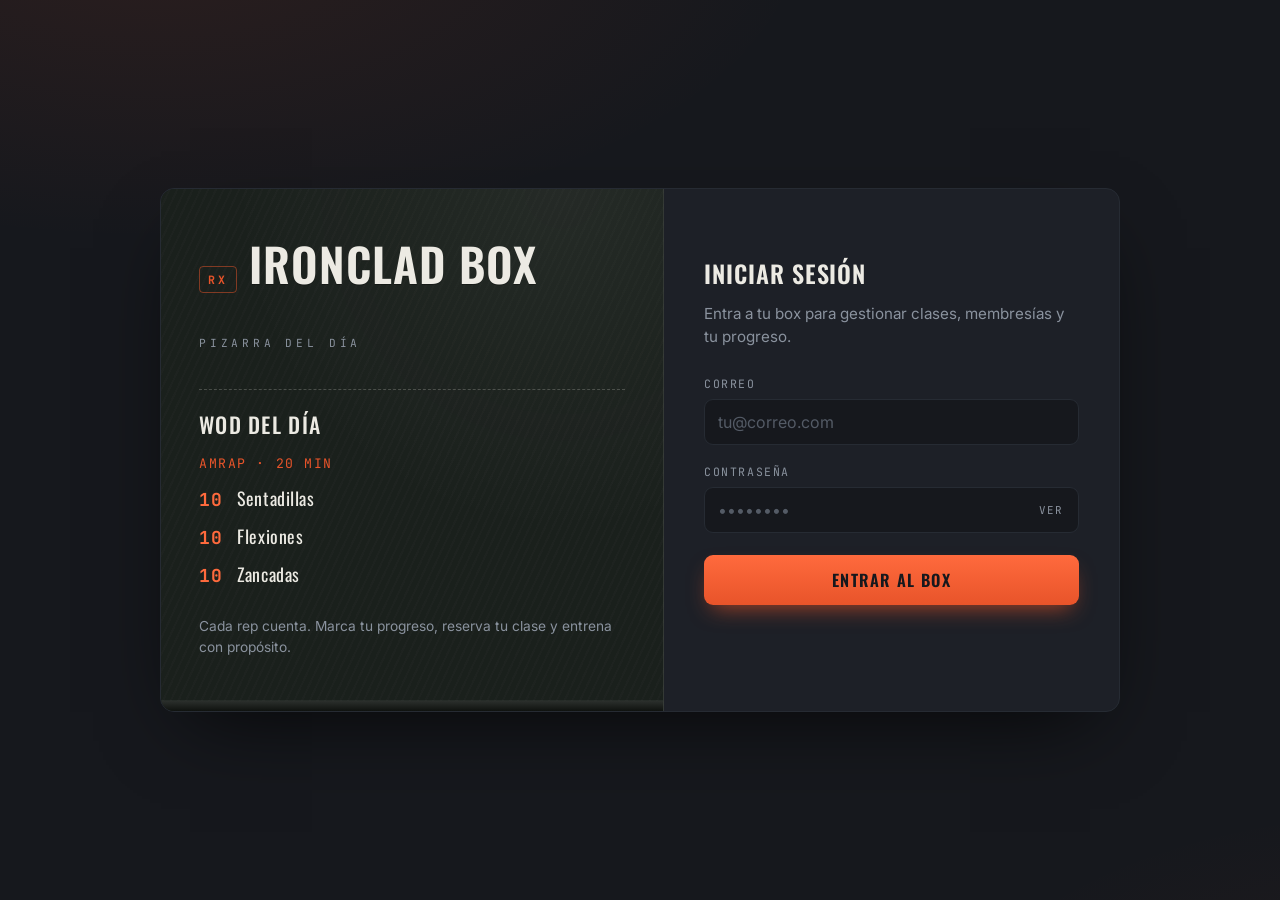
<file: 3.Codigo/IRONBOX V1.0.0/views/login.html>
<!doctype html>
<html lang="es">
<head>
    <meta charset="utf-8">
    <meta name="viewport" content="width=device-width, initial-scale=1">
    <title>IronClad Box | Iniciar sesión</title>

    <link rel="preconnect" href="https://fonts.googleapis.com">
    <link rel="preconnect" href="https://fonts.gstatic.com" crossorigin>
    <link href="https://fonts.googleapis.com/css2?family=Oswald:wght@400;500;600;700&family=Inter:wght@400;500;600&family=JetBrains+Mono:wght@500;700&display=swap" rel="stylesheet">

    <style>
        :root {
            --forge: #16181d;      /* hierro / fondo */
            --forge-2: #1d2027;    /* superficie elevada */
            --steel: #262b33;      /* bordes de tarjeta */
            --slate: #1a201c;      /* pizarra */
            --chalk: #eceae3;      /* tiza / texto principal */
            --ash: #8a929e;        /* texto secundario */
            --ember: #e8542a;      /* acento único */
            --ember-hi: #ff6a3d;
            --danger: #ff6b5e;
            --ok: #7bc67e;
            --line: rgba(236, 234, 227, 0.12);
        }

        * { box-sizing: border-box; }

        body {
            min-height: 100vh;
            margin: 0;
            display: grid;
            place-items: center;
            padding: 24px;
            background:
                radial-gradient(1100px 520px at 12% -8%, rgba(232, 84, 42, 0.10), transparent 60%),
                radial-gradient(900px 500px at 110% 120%, rgba(232, 84, 42, 0.06), transparent 55%),
                var(--forge);
            color: var(--chalk);
            font-family: "Inter", system-ui, Arial, sans-serif;
            line-height: 1.5;
            -webkit-font-smoothing: antialiased;
        }

        main {
            width: min(100%, 960px);
            display: grid;
            grid-template-columns: 1.05fr 0.95fr;
            background: var(--forge-2);
            border: 1px solid var(--steel);
            border-radius: 14px;
            overflow: hidden;
            box-shadow: 0 30px 80px -30px rgba(0, 0, 0, 0.8);
        }

        /* ---------- Firma: pizarra del box ---------- */
        .board {
            position: relative;
            padding: 40px 38px;
            background:
                repeating-linear-gradient(115deg, rgba(236,234,227,0.015) 0 2px, transparent 2px 7px),
                radial-gradient(120% 120% at 80% 0%, rgba(236,234,227,0.05), transparent 55%),
                var(--slate);
            border-right: 1px solid var(--line);
            display: flex;
            flex-direction: column;
            gap: 26px;
            isolation: isolate;
        }
        .board::after {
            /* riel de tiza inferior */
            content: "";
            position: absolute;
            left: 0; right: 0; bottom: 0;
            height: 10px;
            background: linear-gradient(180deg, #2b2f2c, #0f120f);
            box-shadow: 0 -1px 0 rgba(236,234,227,0.06);
        }

        .brand {
            display: flex;
            align-items: baseline;
            gap: 12px;
        }
        .brand .mark {
            font-family: "JetBrains Mono", monospace;
            font-weight: 700;
            font-size: 0.72rem;
            letter-spacing: 0.28em;
            color: var(--ember);
            border: 1px solid rgba(232, 84, 42, 0.5);
            padding: 4px 8px;
            border-radius: 4px;
        }
        .brand h1 {
            margin: 0;
            font-family: "Oswald", sans-serif;
            font-weight: 600;
            font-size: clamp(1.9rem, 3.6vw, 2.9rem);
            letter-spacing: 0.02em;
            text-transform: uppercase;
            color: var(--chalk);
            text-shadow: 0 1px 0 rgba(0,0,0,0.3);
        }

        .eyebrow {
            font-family: "JetBrains Mono", monospace;
            font-size: 0.7rem;
            letter-spacing: 0.34em;
            text-transform: uppercase;
            color: var(--ash);
        }

        .wod {
            border-top: 1px dashed rgba(236,234,227,0.22);
            padding-top: 18px;
        }
        .wod h2 {
            margin: 0 0 4px;
            font-family: "Oswald", sans-serif;
            font-weight: 500;
            font-size: 1.35rem;
            letter-spacing: 0.06em;
            text-transform: uppercase;
            color: var(--chalk);
        }
        .wod .type {
            font-family: "JetBrains Mono", monospace;
            color: var(--ember);
            font-size: 0.82rem;
            letter-spacing: 0.12em;
            margin-bottom: 12px;
        }
        .wod ol {
            margin: 0;
            padding: 0;
            list-style: none;
            display: grid;
            gap: 9px;
        }
        .wod li {
            display: grid;
            grid-template-columns: 2.4rem 1fr;
            align-items: baseline;
            font-family: "Oswald", sans-serif;
            font-weight: 400;
            font-size: 1.12rem;
            letter-spacing: 0.03em;
            color: var(--chalk);
        }
        .wod li .reps {
            font-family: "JetBrains Mono", monospace;
            font-weight: 700;
            color: var(--ember-hi);
        }
        .board .foot {
            margin-top: auto;
            color: var(--ash);
            font-size: 0.86rem;
        }

        /* ---------- Formulario ---------- */
        .access {
            padding: 44px 40px;
            display: grid;
            align-content: center;
            gap: 18px;
        }
        .access h2 {
            margin: 0;
            font-family: "Oswald", sans-serif;
            font-weight: 600;
            font-size: 1.5rem;
            letter-spacing: 0.04em;
            text-transform: uppercase;
        }
        .access .lead {
            margin: -6px 0 8px;
            color: var(--ash);
            font-size: 0.95rem;
        }

        label {
            display: grid;
            gap: 7px;
            font-family: "JetBrains Mono", monospace;
            font-size: 0.72rem;
            letter-spacing: 0.14em;
            text-transform: uppercase;
            color: var(--ash);
        }

        .field { position: relative; }

        input {
            width: 100%;
            min-height: 46px;
            border: 1px solid var(--steel);
            border-radius: 9px;
            padding: 10px 13px;
            color: var(--chalk);
            font-family: "Inter", sans-serif;
            font-size: 1rem;
            background: var(--forge);
            transition: border-color 0.16s ease, box-shadow 0.16s ease;
        }
        input::placeholder { color: #545b66; }
        input:focus {
            outline: none;
            border-color: var(--ember);
            box-shadow: 0 0 0 3px rgba(232, 84, 42, 0.22);
        }
        input[type="password"], input#contrasena { padding-right: 74px; }

        .toggle {
            position: absolute;
            top: 50%;
            right: 8px;
            transform: translateY(-50%);
            border: 0;
            background: transparent;
            color: var(--ash);
            font-family: "JetBrains Mono", monospace;
            font-size: 0.68rem;
            letter-spacing: 0.1em;
            text-transform: uppercase;
            padding: 6px 8px;
            cursor: pointer;
            border-radius: 6px;
        }
        .toggle:hover { color: var(--chalk); }
        .toggle:focus-visible { outline: 2px solid var(--ember); outline-offset: 2px; }

        button.submit {
            margin-top: 4px;
            border: 0;
            border-radius: 9px;
            padding: 13px 16px;
            cursor: pointer;
            font-family: "Oswald", sans-serif;
            font-weight: 600;
            font-size: 1.02rem;
            letter-spacing: 0.08em;
            text-transform: uppercase;
            color: #16181d;
            background: linear-gradient(180deg, var(--ember-hi), var(--ember));
            box-shadow: 0 10px 22px -8px rgba(232, 84, 42, 0.7);
            transition: transform 0.12s ease, box-shadow 0.16s ease, filter 0.16s ease;
        }
        button.submit:hover { filter: brightness(1.05); transform: translateY(-1px); }
        button.submit:active { transform: translateY(0); }
        button.submit:focus-visible { outline: 3px solid rgba(255, 106, 61, 0.6); outline-offset: 2px; }
        button.submit:disabled { opacity: 0.6; cursor: progress; filter: saturate(0.6); }

        .status {
            min-height: 20px;
            margin: 2px 0 0;
            font-family: "JetBrains Mono", monospace;
            font-size: 0.8rem;
            letter-spacing: 0.03em;
            color: var(--ash);
        }
        .status.error { color: var(--danger); }
        .status.error::before { content: "▹ "; }

        @media (max-width: 780px) {
            main { grid-template-columns: 1fr; }
            .board { border-right: 0; border-bottom: 1px solid var(--line); }
            .board .foot { display: none; }
        }

        @media (prefers-reduced-motion: reduce) {
            button.submit, input { transition: none; }
        }
    </style>
</head>
<body>
    <main>
        <section class="board" aria-labelledby="brand-title">
            <div class="brand">
                <span class="mark">RX</span>
                <h1 id="brand-title">IronClad Box</h1>
            </div>

            <p class="eyebrow">Pizarra del día</p>

            <div class="wod" aria-label="Entrenamiento del día">
                <h2>WOD del día</h2>
                <p class="type">AMRAP · 20 MIN</p>
                <ol>
                    <li><span class="reps">10</span><span>Sentadillas</span></li>
                    <li><span class="reps">10</span><span>Flexiones</span></li>
                    <li><span class="reps">10</span><span>Zancadas</span></li>
                </ol>
            </div>

            <p class="foot">Cada rep cuenta. Marca tu progreso, reserva tu clase y entrena con propósito.</p>
        </section>

        <form id="loginForm" class="access" autocomplete="on" novalidate>
            <h2>Iniciar sesión</h2>
            <p class="lead">Entra a tu box para gestionar clases, membresías y tu progreso.</p>

            <label for="correo">
                Correo
                <input type="email" id="correo" name="correo" placeholder="tu@correo.com" required autocomplete="username">
            </label>

            <label for="contrasena">
                Contraseña
                <span class="field">
                    <input type="password" id="contrasena" name="contrasena" placeholder="••••••••" required autocomplete="current-password">
                    <button type="button" class="toggle" id="togglePass" aria-pressed="false" aria-controls="contrasena">Ver</button>
                </span>
            </label>

            <button type="submit" class="submit" id="submitButton">Entrar al box</button>
            <p class="status" id="statusMessage" role="status" aria-live="polite"></p>
        </form>
    </main>

    <script>
        (function () {
            var input = document.getElementById('contrasena');
            var toggle = document.getElementById('togglePass');
            if (input && toggle) {
                toggle.addEventListener('click', function () {
                    var mostrar = input.type === 'password';
                    input.type = mostrar ? 'text' : 'password';
                    toggle.textContent = mostrar ? 'Ocultar' : 'Ver';
                    toggle.setAttribute('aria-pressed', String(mostrar));
                    input.focus();
                });
            }
        })();
    </script>
    <script src="../assets/js/login.js?v=5"></script>
</body>
</html>
</file>
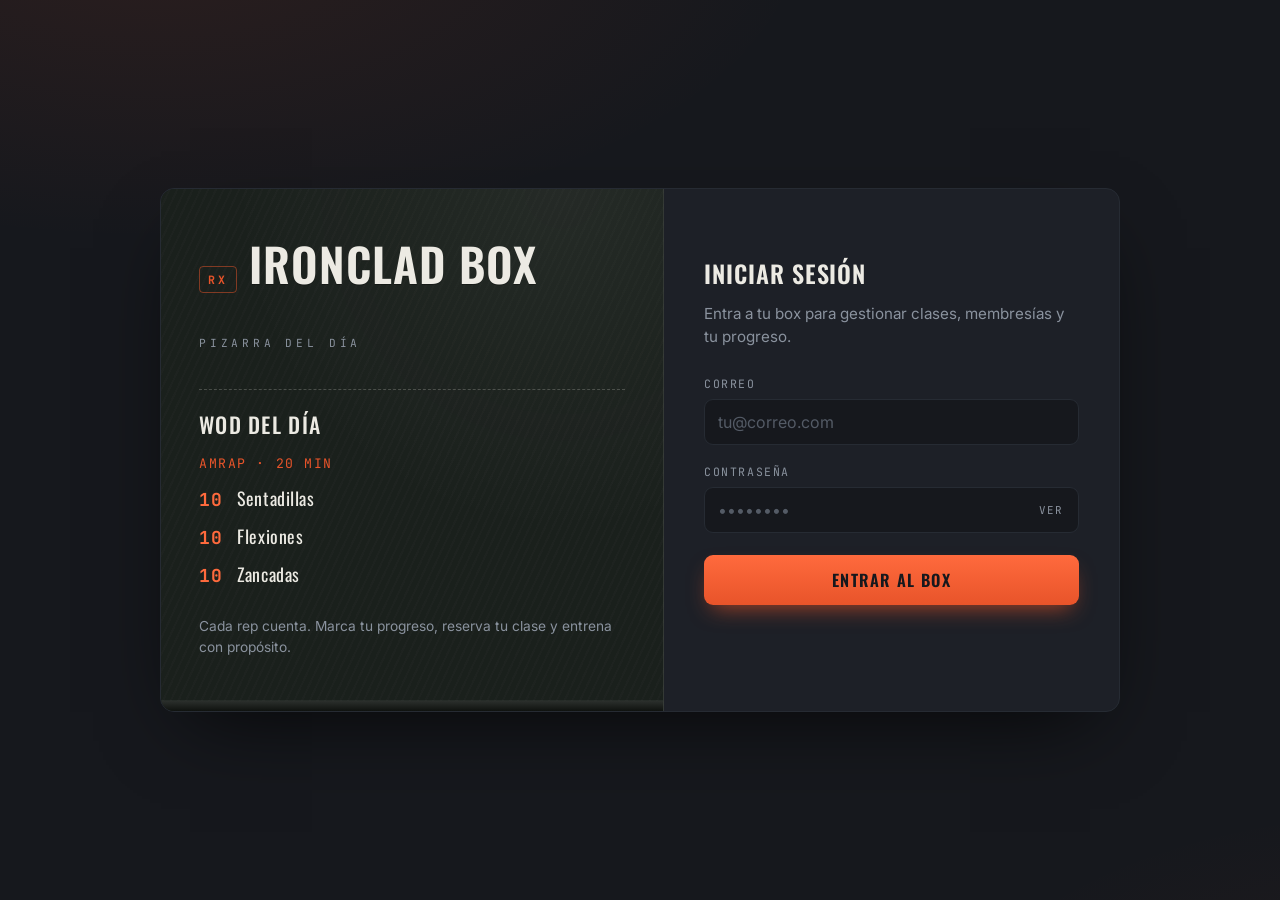
<file: 3.Codigo/IRONBOX V1.0.0/views/membresia_atleta.html>
<!doctype html>
<html lang="es">
<head>
    <meta charset="utf-8">
    <meta name="viewport" content="width=device-width, initial-scale=1">
    <title>IronClad Box | Mi membresia</title>
    <link rel="stylesheet" href="../assets/css/nav.css?v=5">
    <link rel="stylesheet" href="../assets/css/app.css?v=5">
</head>
<body>
    <header>
        <h1>Mi membresia</h1>
        <p>Consulta el estado de tu plan y registra una renovacion de pago.</p>
    </header>

    <main>
        <p class="status" id="statusMessage" role="status" aria-live="polite"></p>

        <section class="panel" aria-labelledby="estado-title">
            <div class="panel-header">
                <h2 id="estado-title">Estado financiero</h2>
                <button type="button" class="primary btn-sm" id="registrarPagoButton">+ Registrar pago</button>
            </div>

            <div class="panel-body">
                <span class="badge warn" id="estadoMembresia">Sin membresia</span>

                <label for="idAtleta">Atleta activo <span class="req">*</span>
                    <select id="idAtleta">
                        <option value="">Seleccione un atleta</option>
                    </select>
                    <span class="help">Selecciona el atleta para revisar su membresia vigente.</span>
                </label>

                <div class="metrics">
                    <div class="metric">
                        <span class="metric-label">Tipo</span>
                        <strong class="metric-value" id="tipoMembresia">-</strong>
                    </div>
                    <div class="metric">
                        <span class="metric-label">Vencimiento</span>
                        <strong class="metric-value" id="fechaVencimiento">-</strong>
                    </div>
                    <div class="metric">
                        <span class="metric-label">Precio</span>
                        <strong class="metric-value" id="precioMembresia">-</strong>
                    </div>
                </div>

                <div class="actions">
                    <button type="button" class="secondary" id="refreshButton">Actualizar estado</button>
                </div>
            </div>
        </section>
    </main>

    <div class="drawer-scrim" id="drawerScrim"></div>
    <aside class="drawer" id="formDrawer" role="dialog" aria-modal="true" aria-labelledby="form-title" aria-hidden="true">
        <div class="drawer-header">
            <h2 id="form-title">Registrar pago</h2>
            <button type="button" class="drawer-close" id="drawerClose" aria-label="Cerrar formulario">&times;</button>
        </div>

        <form id="pagoForm" autocomplete="off">
            <label for="metodoPago">Metodo de pago <span class="req">*</span>
                <select id="metodoPago" name="metodoPago" required>
                    <option value="Tarjeta">Tarjeta</option>
                    <option value="Transferencia">Transferencia</option>
                </select>
                <span class="help">El pago se registra como simulacion para actualizar el estado.</span>
            </label>

            <label for="numeroTarjeta">Numero de tarjeta <span class="req">*</span>
                <input type="text" id="numeroTarjeta" name="numeroTarjeta" inputmode="numeric" maxlength="19" placeholder="4111 1111 1111 1111" required>
            </label>

            <div class="form-row">
                <label for="expiracion">Expiracion <span class="req">*</span>
                    <input type="text" id="expiracion" name="expiracion" maxlength="5" placeholder="MM/AA" required>
                </label>

                <label for="cvv">CVV <span class="req">*</span>
                    <input type="password" id="cvv" name="cvv" inputmode="numeric" maxlength="4" required>
                </label>
            </div>

            <div class="actions">
                <button type="submit" class="primary" id="submitButton">Confirmar pago simulado</button>
                <button type="button" class="danger" id="cancelMembershipButton">Cancelar membresia</button>
            </div>
        </form>
    </aside>

    <script src="../assets/js/nav.js?v=5"></script>
    <script src="../assets/js/membresia_atleta.js?v=5"></script>
</body>
</html>
</file>
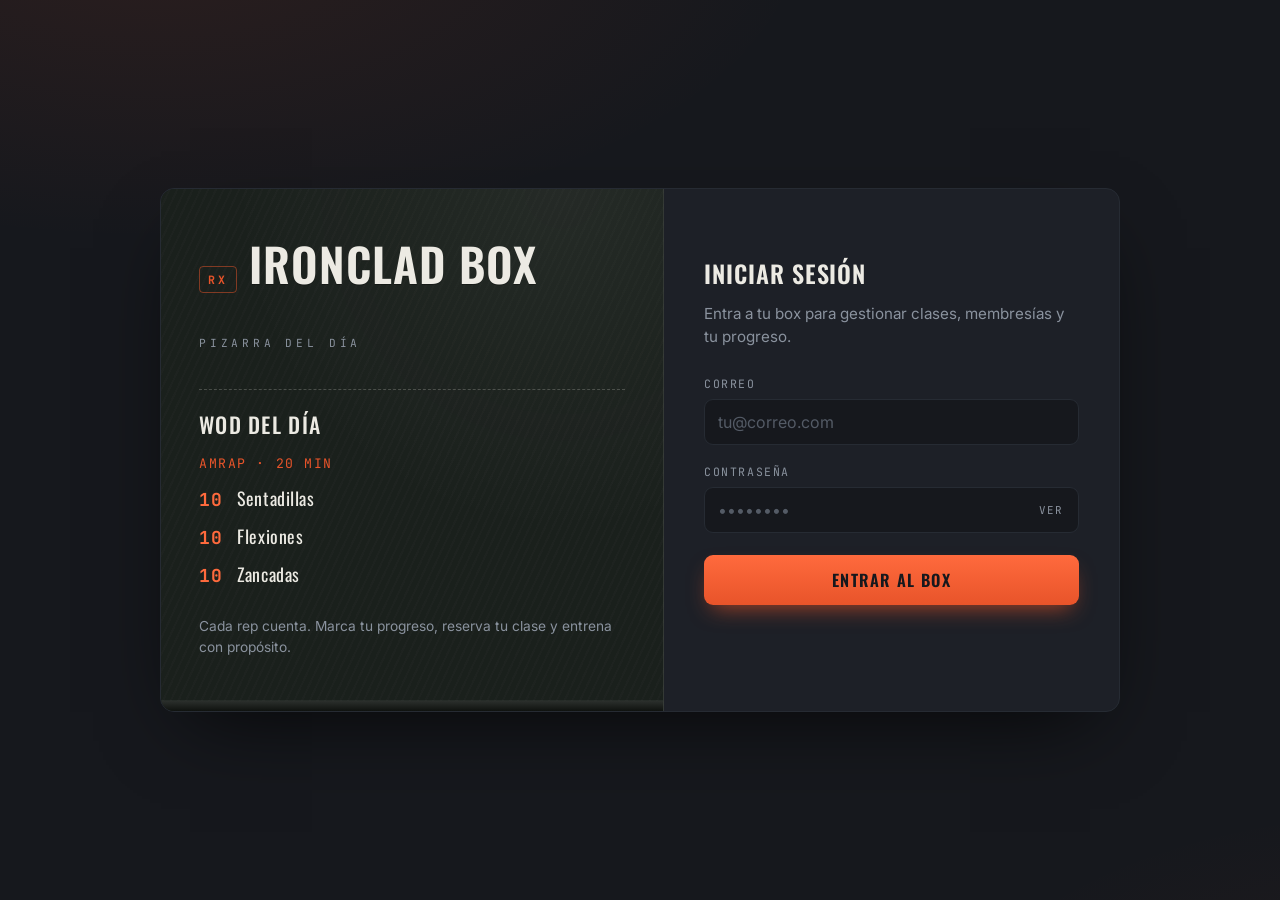
<file: 3.Codigo/IRONBOX V1.0.0/views/reportes_admin.html>
<!doctype html>
<html lang="es">
<head>
    <meta charset="utf-8">
    <meta name="viewport" content="width=device-width, initial-scale=1">
    <title>IronClad Box | Reportes administrativos</title>
    <link rel="stylesheet" href="../assets/css/nav.css?v=5">
    <link rel="stylesheet" href="../assets/css/app.css?v=5">
</head>
<body>
    <header>
        <h1>Reportes administrativos</h1>
        <p>Filtra por tipo y rango de fechas para consolidar finanzas y asistencia, luego exporta el resultado.</p>
    </header>

    <main class="split">
        <section class="col-form panel" aria-labelledby="filters-title">
            <div class="panel-header">
                <h2 id="filters-title">Filtros del reporte</h2>
            </div>

            <form id="reporteForm">
                <label for="tipoReporte">Tipo de reporte <span class="req">*</span>
                    <select id="tipoReporte" required>
                        <option value="Finanzas">Finanzas</option>
                        <option value="Asistencia">Asistencia</option>
                    </select>
                </label>

                <div class="form-row">
                    <label for="fechaInicio">Fecha inicio <span class="req">*</span>
                        <input type="date" id="fechaInicio" required>
                    </label>

                    <label for="fechaFin">Fecha fin <span class="req">*</span>
                        <input type="date" id="fechaFin" required>
                    </label>
                </div>

                <span class="help">Los datos incluyen desde la fecha de inicio hasta la fecha de fin, ambas inclusive.</span>

                <div class="actions">
                    <button type="submit" class="primary" id="generateButton">Generar</button>
                    <button type="button" class="secondary btn-sm" id="csvButton">Exportar CSV</button>
                    <button type="button" class="secondary btn-sm" id="pdfButton">Exportar PDF</button>
                </div>
            </form>

            <p class="status" id="statusMessage" role="status" aria-live="polite"></p>
        </section>

        <section class="panel" aria-labelledby="results-title" id="printArea">
            <div class="panel-header">
                <h2 id="results-title">Resultados preliminares</h2>
            </div>

            <div class="panel-body">
                <div class="metrics" id="summary"></div>
            </div>

            <div class="table-wrap">
                <table>
                    <thead>
                        <tr id="tableHead"></tr>
                    </thead>
                    <tbody id="tableBody"></tbody>
                </table>
            </div>

            <div class="empty" id="emptyState">Seleccione filtros y genere un reporte.</div>
        </section>
    </main>

    <script src="../assets/js/nav.js?v=5"></script>
    <script src="../assets/js/reportes_admin.js?v=5"></script>
</body>
</html>
</file>
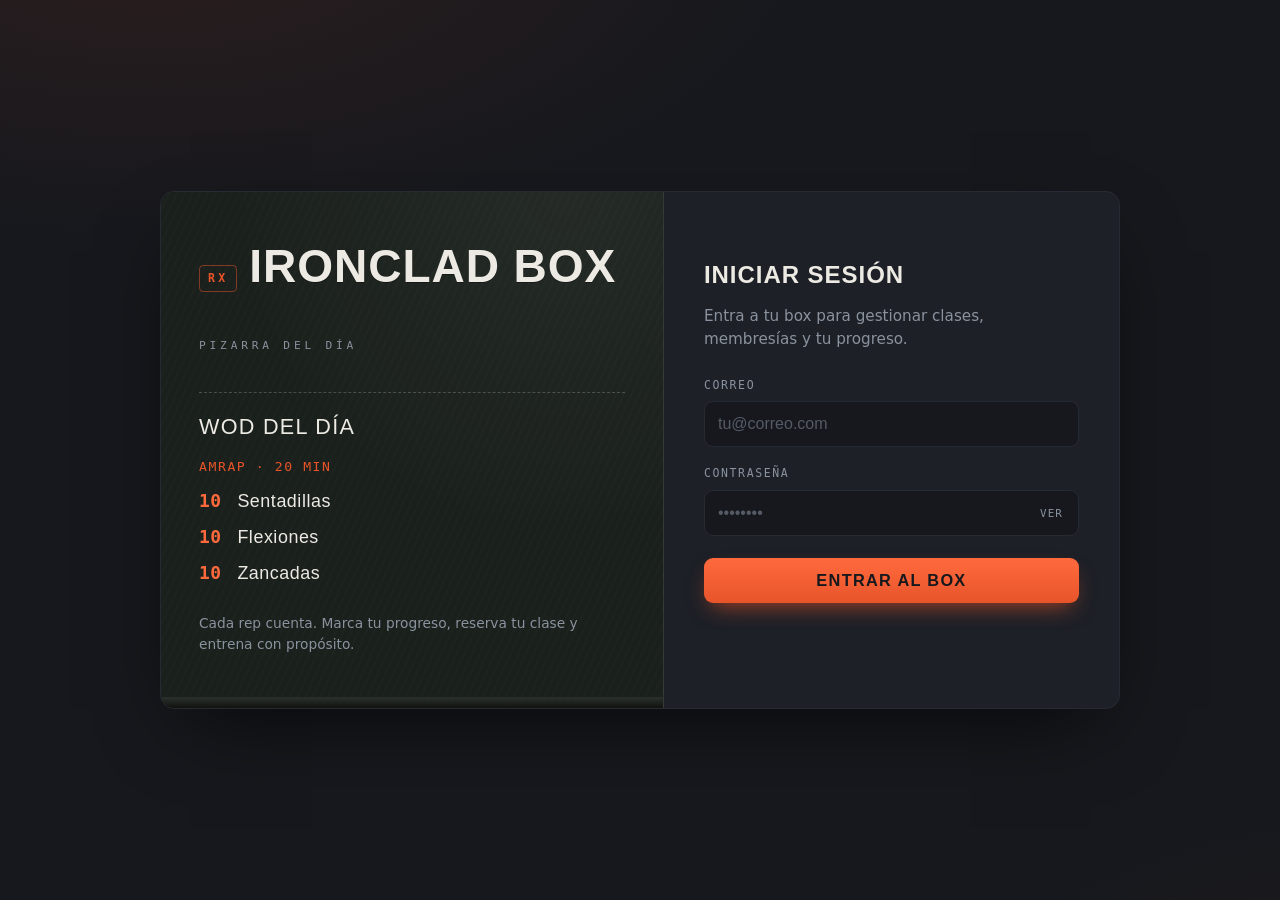
<file: 3.Codigo/IRONBOX V1.0.0/views/reservas_atleta.html>
<!doctype html>
<html lang="es">
<head>
    <meta charset="utf-8">
    <meta name="viewport" content="width=device-width, initial-scale=1">
    <title>IronClad Box | Reservas de clases</title>
    <link rel="stylesheet" href="../assets/css/nav.css?v=5">
    <link rel="stylesheet" href="../assets/css/app.css?v=5">
</head>
<body>
    <header>
        <h1>Reservas de clases</h1>
        <p>Reserva un cupo en las clases disponibles y gestiona tus reservas activas.</p>
    </header>

    <main>
        <div class="banner warn" id="membresiaBanner" role="status" hidden></div>
        <p class="status" id="statusMessage" role="status" aria-live="polite"></p>

        <section class="panel" aria-labelledby="selector-title" id="selectorPanel">
            <div class="panel-header">
                <h2 id="selector-title">Atleta</h2>
            </div>
            <div class="panel-body">
                <label for="idAtleta">Seleccione atleta
                    <select id="idAtleta">
                        <option value="">Seleccione un atleta</option>
                    </select>
                    <span class="help">Se preselecciona automaticamente cuando ingresa un atleta.</span>
                </label>
            </div>
        </section>

        <section class="panel" aria-labelledby="clases-title">
            <div class="panel-header">
                <h2 id="clases-title">Clases disponibles</h2>
                <button type="button" class="secondary btn-sm" id="refreshButton">Actualizar</button>
            </div>
            <div class="table-wrap">
                <table>
                    <thead>
                        <tr>
                            <th>Fecha</th>
                            <th>Hora</th>
                            <th>Duracion</th>
                            <th>Cupos</th>
                            <th>Entrenador</th>
                            <th>Accion</th>
                        </tr>
                    </thead>
                    <tbody id="clasesBody"></tbody>
                </table>
            </div>
            <div class="empty" id="clasesEmpty">Seleccione un atleta para ver clases disponibles.</div>
        </section>

        <section class="panel" aria-labelledby="reservas-title">
            <div class="panel-header">
                <h2 id="reservas-title">Mis reservas activas</h2>
            </div>
            <div class="table-wrap">
                <table>
                    <thead>
                        <tr>
                            <th>Fecha</th>
                            <th>Hora</th>
                            <th>Clase</th>
                            <th>Reserva</th>
                            <th>Estado</th>
                            <th>Accion</th>
                        </tr>
                    </thead>
                    <tbody id="reservasBody"></tbody>
                </table>
            </div>
            <div class="empty" id="reservasEmpty">Seleccione un atleta para ver sus reservas.</div>
        </section>
    </main>

    <script src="../assets/js/nav.js?v=5"></script>
    <script src="../assets/js/reservas.js?v=5"></script>
</body>
</html>
</file>
<file: 3.Codigo/IRONBOX V1.0.0/assets/css/nav.css>
.app-nav {
    position: sticky;
    top: 0;
    z-index: 20;
    background: #101216;
    color: #eceae3;
    border-bottom: 1px solid rgba(232, 84, 42, 0.35);
    box-shadow: 0 10px 26px rgba(0, 0, 0, 0.45);
    font-family: "Inter", system-ui, Arial, sans-serif;
}

[data-roles][hidden],
body:not([data-rol]) [data-roles] {
    display: none !important;
}

.app-nav-inner {
    width: min(1180px, calc(100% - 32px));
    margin: 0 auto;
    padding: 10px 0;
    display: flex;
    align-items: center;
    justify-content: space-between;
    gap: 18px;
}

.app-nav-brand {
    display: inline-flex;
    align-items: center;
    gap: 10px;
    color: #eceae3;
    text-decoration: none;
    font-family: "Oswald", sans-serif;
    font-weight: 600;
    letter-spacing: 0.04em;
    text-transform: uppercase;
    white-space: nowrap;
}

.app-nav-mark {
    width: 30px;
    height: 30px;
    border-radius: 8px;
    display: inline-grid;
    place-items: center;
    background: linear-gradient(180deg, #ff6a3d, #e8542a);
    color: #16181d;
    font-family: "JetBrains Mono", monospace;
    font-weight: 700;
    font-size: 0.78rem;
    line-height: 1;
}

.app-nav-groups {
    display: flex;
    align-items: stretch;
    justify-content: flex-end;
    gap: 12px;
    flex-wrap: wrap;
}

.app-nav-group {
    display: flex;
    align-items: center;
    gap: 6px;
    flex-wrap: wrap;
}

.app-nav-role {
    color: #8a929e;
    font-family: "JetBrains Mono", monospace;
    font-size: 0.7rem;
    font-weight: 700;
    text-transform: uppercase;
    letter-spacing: 0.12em;
    margin-right: 2px;
}

.app-nav-link {
    appearance: none;
    font-family: "Inter", system-ui, sans-serif;
    color: #cfd3da;
    text-decoration: none;
    background: transparent;
    font-size: 0.9rem;
    border: 1px solid transparent;
    border-radius: 8px;
    padding: 7px 10px;
    line-height: 1.15;
    cursor: pointer;
}

.app-nav-link:hover,
.app-nav-link:focus {
    border-color: rgba(232, 84, 42, 0.5);
    background: rgba(232, 84, 42, 0.1);
    color: #eceae3;
    outline: none;
}

.app-nav-link.is-active {
    background: linear-gradient(180deg, #ff6a3d, #e8542a);
    color: #16181d;
    border-color: transparent;
    font-weight: 600;
}

@media (max-width: 860px) {
    .app-nav-inner {
        align-items: flex-start;
        flex-direction: column;
        gap: 10px;
    }

    .app-nav-groups {
        width: 100%;
        justify-content: flex-start;
    }

    .app-nav-group {
        width: 100%;
    }

    .app-nav-role {
        width: 86px;
    }
}

@media (max-width: 520px) {
    .app-nav-inner {
        width: min(100% - 24px, 1180px);
    }

    .app-nav-link {
        padding: 7px 8px;
        font-size: 0.84rem;
    }
}
</file>
<file: 3.Codigo/IRONBOX V1.0.0/assets/css/app.css>
@import url('https://fonts.googleapis.com/css2?family=Oswald:wght@400;500;600;700&family=Inter:wght@400;500;600&family=JetBrains+Mono:wght@500;700&display=swap');

/* ============================================================
   IronClad Box — sistema de diseño centralizado ("hierro / tiza / brasa").
   Fuente única de verdad. Las vistas usan estas clases y NO
   necesitan <style> inline. Firma (pizarra) sólo en el login.
   ============================================================ */

:root {
    --forge: #16181d;
    --bg-2: #1a1d23;
    --panel: #1d2027;
    --panel-2: #22262e;
    --steel: #2b313a;
    --steel-2: #333a45;
    --ink: #eceae3;
    --muted: #98a0ab;
    --faint: #6a7280;
    --line: rgba(236, 234, 227, 0.10);
    --line-2: rgba(236, 234, 227, 0.16);
    --brand: #e8542a;
    --brand-hi: #ff6a3d;
    --ok: #7bc67e;
    --warn: #e0a54b;
    --danger: #ff6b5e;
    --info: #6ea8fe;

    --r-sm: 8px;
    --r-md: 11px;
    --r-lg: 14px;
    --sp: 8px;
    --shadow: 0 18px 44px -30px rgba(0, 0, 0, 0.9);
    --wrap: 1180px;
}

* { box-sizing: border-box; }

/* El atributo [hidden] debe ocultar siempre, incluso en elementos con
   display propio (botones, flex). Sin esto, .primary/.secondary ignoran hidden. */
[hidden] { display: none !important; }

html { scrollbar-gutter: stable; }

body {
    margin: 0;
    min-height: 100vh;
    background:
        radial-gradient(1100px 520px at 6% -12%, rgba(232, 84, 42, 0.08), transparent 60%),
        var(--forge);
    color: var(--ink);
    font-family: "Inter", system-ui, Arial, sans-serif;
    line-height: 1.5;
    -webkit-font-smoothing: antialiased;
    text-rendering: optimizeLegibility;
}

a { color: var(--brand-hi); }

/* ---------- Cabecera de página ---------- */
.page-header,
header {
    background: linear-gradient(180deg, var(--panel-2), var(--bg-2));
    border-bottom: 1px solid var(--line);
    padding: 22px clamp(16px, 4vw, 48px);
}
.page-header .wrap,
header > h1 { max-width: var(--wrap); margin-inline: auto; }

.page-header h1,
header h1 {
    margin: 0;
    font-family: "Oswald", sans-serif;
    font-weight: 600;
    font-size: clamp(1.4rem, 2.2vw, 2rem);
    letter-spacing: 0.03em;
    text-transform: uppercase;
    color: var(--ink);
}
.page-header p,
header p {
    margin: 6px 0 0;
    max-width: 760px;
    color: var(--muted);
    font-size: 0.95rem;
}
header p strong { color: var(--ink); }

/* ---------- Contenedor principal ---------- */
main {
    width: min(var(--wrap), calc(100% - 32px));
    margin: 28px auto 48px;
    display: grid;
    gap: 22px;
    align-items: start;
}
/* layout de 2 paneles (formulario + contenido) */
main.split {
    grid-template-columns: 380px minmax(0, 1fr);
}
main.split > .col-form { position: sticky; top: 84px; }
section { min-width: 0; }

/* ---------- Paneles ---------- */
.panel,
.card,
.metric,
.chart-wrap,
.athlete-box,
.summary,
.message-list {
    background: var(--panel);
    border: 1px solid var(--line);
    border-radius: var(--r-lg);
    box-shadow: var(--shadow);
}
.panel { overflow: hidden; }

.panel-header {
    display: flex;
    align-items: center;
    justify-content: space-between;
    gap: 12px;
    padding: 16px 20px;
    background: linear-gradient(180deg, var(--panel-2), var(--panel));
    border-bottom: 1px solid var(--line);
}
.panel-header h2 {
    margin: 0;
    font-family: "Oswald", sans-serif;
    font-weight: 500;
    font-size: 1.05rem;
    letter-spacing: 0.05em;
    text-transform: uppercase;
    color: var(--ink);
}
.panel-header .hint { color: var(--muted); font-size: 0.82rem; }
.panel-body { padding: 20px; }

h2, h3 {
    font-family: "Oswald", sans-serif;
    font-weight: 500;
    letter-spacing: 0.04em;
    color: var(--ink);
}

/* ---------- Formularios ---------- */
form { display: grid; gap: 16px; }
.panel > form { padding: 20px; }

label {
    display: block;
    color: var(--muted);
    font-family: "JetBrains Mono", monospace;
    font-size: 0.7rem;
    letter-spacing: 0.12em;
    text-transform: uppercase;
}
label > input,
label > select,
label > textarea { margin-top: 7px; }
label .req { color: var(--brand); margin-left: 2px; }
.help { display: block; margin-top: 6px; color: var(--faint); font-size: 0.78rem; font-family: "Inter", sans-serif; letter-spacing: 0; text-transform: none; }

input, select, textarea {
    width: 100%;
    min-height: 44px;
    border: 1px solid var(--steel);
    border-radius: var(--r-sm);
    padding: 10px 12px;
    background: var(--forge);
    color: var(--ink);
    font-family: "Inter", sans-serif;
    font-size: 0.98rem;
    transition: border-color 0.16s ease, box-shadow 0.16s ease;
}
textarea { min-height: 104px; resize: vertical; }
input::placeholder, textarea::placeholder { color: var(--faint); }
input:focus, select:focus, textarea:focus {
    outline: none;
    border-color: var(--brand);
    box-shadow: 0 0 0 3px rgba(232, 84, 42, 0.20);
}
select option { background: var(--panel); color: var(--ink); }
input[type="date"]::-webkit-calendar-picker-indicator,
input[type="time"]::-webkit-calendar-picker-indicator { filter: invert(0.75); cursor: pointer; }

.form-row { display: grid; grid-template-columns: 1fr 1fr; gap: 14px; }
fieldset { border: 0; padding: 0; margin: 0; display: grid; gap: 16px; }
fieldset > legend {
    padding: 0 0 4px;
    font-family: "JetBrains Mono", monospace;
    font-size: 0.68rem;
    letter-spacing: 0.16em;
    text-transform: uppercase;
    color: var(--faint);
}

/* Sub-formulario agrupado (p. ej. membresia inicial al crear atleta). */
.form-fieldset {
    border: 1px solid var(--line-2);
    border-radius: var(--r-md);
    padding: 16px;
    margin: 2px 0;
    background: var(--panel-2);
    gap: 12px;
}
.form-fieldset > legend {
    padding: 0 8px;
    color: var(--muted);
}

/* Aviso contextual accionable (estado de membresia, etc.). */
.banner {
    display: flex;
    align-items: center;
    justify-content: space-between;
    gap: 14px;
    flex-wrap: wrap;
    border-radius: var(--r-md);
    border: 1px solid transparent;
    padding: 13px 16px;
    margin-bottom: 8px;
    font-size: 0.92rem;
    line-height: 1.45;
}
.banner-text { flex: 1 1 240px; }
.banner .btn-sm { flex: 0 0 auto; }
.banner.warn {
    background: rgba(224, 165, 75, 0.12);
    border-color: rgba(224, 165, 75, 0.40);
    color: #f0c98a;
}
.banner.ok {
    background: rgba(123, 198, 126, 0.12);
    border-color: rgba(123, 198, 126, 0.38);
    color: #a6d9a8;
}

/* ---------- Botones ---------- */
button, .btn, .primary, .secondary, .danger, .ghost {
    display: inline-flex;
    align-items: center;
    justify-content: center;
    gap: 8px;
    min-height: 44px;
    padding: 11px 18px;
    border: 1px solid transparent;
    border-radius: var(--r-sm);
    font-family: "Oswald", sans-serif;
    font-weight: 600;
    font-size: 0.95rem;
    letter-spacing: 0.06em;
    text-transform: uppercase;
    cursor: pointer;
    transition: transform 0.12s ease, background-color 0.16s ease, border-color 0.16s ease, filter 0.16s ease, color 0.16s ease;
}
.primary {
    background: linear-gradient(180deg, var(--brand-hi), var(--brand));
    color: #16181d;
    box-shadow: 0 10px 22px -12px rgba(232, 84, 42, 0.8);
}
.primary:hover { filter: brightness(1.06); transform: translateY(-1px); }
.secondary { background: var(--panel-2); color: var(--ink); border-color: var(--steel); }
.secondary:hover { background: var(--steel); transform: translateY(-1px); }
.danger { background: transparent; color: var(--danger); border-color: rgba(255, 107, 94, 0.4); }
.danger:hover { background: rgba(255, 107, 94, 0.12); transform: translateY(-1px); }
.ghost { background: transparent; color: var(--muted); border-color: transparent; }
.ghost:hover { color: var(--ink); background: rgba(236, 234, 227, 0.06); }
button:active, .primary:active, .secondary:active, .danger:active { transform: translateY(0); }
button:disabled, .primary:disabled, .secondary:disabled, .danger:disabled, .ghost:disabled {
    opacity: 0.45;
    cursor: not-allowed;
    box-shadow: none;
    filter: saturate(0.55);
    transform: none;
}
button:disabled:hover, .primary:disabled:hover, .secondary:disabled:hover, .danger:disabled:hover {
    filter: saturate(0.55);
    transform: none;
}
button:focus-visible, a:focus-visible {
    outline: 3px solid rgba(255, 106, 61, 0.55);
    outline-offset: 2px;
}
.actions { display: flex; gap: 10px; flex-wrap: wrap; }
.btn-sm { min-height: 34px; padding: 6px 12px; font-size: 0.82rem; }

/* ---------- Estados / mensajes ---------- */
.status { display: none; margin: 0 20px 18px; padding: 12px 14px; border-radius: var(--r-sm); font-size: 0.9rem; }
.status.show { display: block; }
.status.ok { color: var(--ok); background: rgba(123, 198, 126, 0.10); border: 1px solid rgba(123, 198, 126, 0.32); }
.status.error { color: var(--danger); background: rgba(255, 107, 94, 0.10); border: 1px solid rgba(255, 107, 94, 0.32); }
.status.warn { color: var(--warn); background: rgba(224, 165, 75, 0.10); border: 1px solid rgba(224, 165, 75, 0.32); }

.empty {
    padding: 48px 24px;
    text-align: center;
    color: var(--muted);
    font-size: 0.95rem;
}
.empty::before {
    content: "";
    display: block;
    width: 34px; height: 34px;
    margin: 0 auto 12px;
    border-radius: 50%;
    border: 2px dashed var(--steel-2);
}

/* ---------- Tablas ---------- */
.table-wrap { width: 100%; overflow-x: auto; }
table { width: 100%; border-collapse: collapse; }
th, td { padding: 13px 16px; text-align: left; vertical-align: middle; }
th {
    background: var(--panel-2);
    color: var(--muted);
    font-family: "JetBrains Mono", monospace;
    font-size: 0.68rem;
    text-transform: uppercase;
    letter-spacing: 0.1em;
    border-bottom: 1px solid var(--line-2);
    white-space: nowrap;
}
td { border-bottom: 1px solid var(--line); color: var(--ink); font-size: 0.94rem; }
tbody tr:last-child td { border-bottom: 0; }
tbody tr:hover { background: rgba(236, 234, 227, 0.035); }
.row-actions { display: flex; gap: 8px; flex-wrap: wrap; }

/* ---------- Chips / badges ---------- */
.tag, .badge {
    display: inline-flex;
    align-items: center;
    gap: 6px;
    min-height: 26px;
    padding: 3px 11px;
    border-radius: 999px;
    background: var(--panel-2);
    color: var(--ink);
    border: 1px solid var(--line-2);
    font-family: "JetBrains Mono", monospace;
    font-weight: 700;
    font-size: 0.78rem;
    white-space: nowrap;
}
.tag.ok, .badge.ok { color: var(--ok); border-color: rgba(123, 198, 126, 0.4); background: rgba(123, 198, 126, 0.10); }
.tag.warn, .badge.warn { color: var(--warn); border-color: rgba(224, 165, 75, 0.4); background: rgba(224, 165, 75, 0.10); }
.tag.danger, .badge.danger { color: var(--danger); border-color: rgba(255, 107, 94, 0.4); background: rgba(255, 107, 94, 0.10); }
.tag.brand, .badge.brand { color: var(--brand-hi); border-color: rgba(232, 84, 42, 0.4); background: rgba(232, 84, 42, 0.10); }
/* alias de estados de negocio (los genera el JS como class="tag <estado>") */
.tag.Activo, .tag.Pagado, .tag.Confirmada,
.badge.Activo, .badge.Pagado, .badge.Confirmada { color: var(--ok); border-color: rgba(123, 198, 126, 0.4); background: rgba(123, 198, 126, 0.10); }
.tag.Pendiente, .badge.Pendiente { color: var(--warn); border-color: rgba(224, 165, 75, 0.4); background: rgba(224, 165, 75, 0.10); }
.tag.Inactivo, .tag.Vencido, .tag.Vencida, .tag.Cancelada, .tag.Cancelado,
.badge.Inactivo, .badge.Vencido, .badge.Vencida, .badge.Cancelada, .badge.Cancelado { color: var(--danger); border-color: rgba(255, 107, 94, 0.4); background: rgba(255, 107, 94, 0.10); }

/* ---------- Métricas (resúmenes tipo tablero) ---------- */
.metrics { display: grid; grid-template-columns: repeat(auto-fit, minmax(150px, 1fr)); gap: 14px; }
.metric { padding: 16px 18px; display: grid; gap: 4px; }
.metric .metric-label {
    font-family: "JetBrains Mono", monospace;
    font-size: 0.66rem;
    letter-spacing: 0.14em;
    text-transform: uppercase;
    color: var(--muted);
}
.metric .metric-value {
    font-family: "JetBrains Mono", monospace;
    font-weight: 700;
    font-size: 1.5rem;
    color: var(--brand-hi);
}

/* ---------- Mensajería ---------- */
.message-list { padding: 16px; display: grid; gap: 12px; }
.message {
    padding: 12px 14px;
    border-radius: var(--r-md);
    background: var(--panel-2);
    border: 1px solid var(--line);
}
.message .meta { color: var(--muted); font-size: 0.76rem; font-family: "JetBrains Mono", monospace; margin-bottom: 4px; }
.message.mine { border-color: rgba(232, 84, 42, 0.35); background: rgba(232, 84, 42, 0.06); }

/* ---------- Gráficas ---------- */
.chart-wrap { padding: 16px; }
.chart-wrap canvas { max-width: 100%; }

/* ---------- Dashboard (index) ---------- */
.flow { display: grid; grid-template-columns: repeat(auto-fit, minmax(280px, 1fr)); gap: 18px; }
.role-card { padding: 18px; display: grid; align-content: start; gap: 8px; }
.role-card h3 { margin: 0; font-size: 1.05rem; text-transform: uppercase; letter-spacing: 0.04em; }
.role-card > p { margin: 0 0 6px; color: var(--muted); font-size: 0.9rem; }
.module-list { display: grid; gap: 12px; margin-top: 4px; }
.module-link {
    display: grid; align-content: start; gap: 6px; min-height: 92px;
    padding: 15px; border-radius: var(--r-md);
    background: var(--forge); border: 1px solid var(--steel);
    color: var(--ink); text-decoration: none;
    transition: border-color 0.16s ease, background-color 0.16s ease, transform 0.12s ease;
}
.module-link:hover, .module-link:focus { border-color: var(--brand); background: var(--panel-2); transform: translateY(-2px); outline: none; }
.mod-title { font-family: "Oswald", sans-serif; font-weight: 600; font-size: 1.05rem; letter-spacing: 0.03em; text-transform: uppercase; color: var(--ink); }
.mod-desc { color: var(--muted); font-size: 0.85rem; line-height: 1.4; }

.eyebrow { margin: 0 0 8px; font-family: "JetBrains Mono", monospace; font-size: 0.7rem; letter-spacing: 0.26em; text-transform: uppercase; color: var(--brand); }
.hero { padding: 34px clamp(20px, 4vw, 40px); }
.hero h2 { margin: 0 0 10px; font-size: clamp(1.4rem, 2.4vw, 1.8rem); text-transform: uppercase; letter-spacing: 0.03em; }
.hero p { margin: 0; max-width: 640px; color: var(--muted); }

.architecture-grid { display: grid; grid-template-columns: repeat(4, minmax(0, 1fr)); gap: 14px; }
.pattern-card { padding: 16px; display: grid; gap: 8px; align-content: start; background: var(--forge); border: 1px solid var(--line); border-radius: var(--r-md); }
.pattern-card h3 { margin: 0; font-size: 0.98rem; color: var(--brand-hi); }
.pattern-card p { margin: 0; color: var(--muted); font-size: 0.88rem; }
.pattern-card code { color: var(--brand-hi); font-family: "JetBrains Mono", monospace; font-size: 0.82rem; word-break: break-word; }

/* ---------- Drawer (formulario deslizante) ---------- */
.drawer-scrim {
    position: fixed;
    inset: 0;
    background: rgba(0, 0, 0, 0.55);
    z-index: 40;
    opacity: 0;
    visibility: hidden;
    transition: opacity 0.22s ease, visibility 0.22s ease;
}
.drawer-scrim.open { opacity: 1; visibility: visible; }

.drawer {
    position: fixed;
    top: 0;
    right: 0;
    height: 100vh;
    width: min(430px, 94vw);
    background: var(--panel);
    border-left: 1px solid var(--line-2);
    box-shadow: -34px 0 70px -30px rgba(0, 0, 0, 0.95);
    z-index: 50;
    display: flex;
    flex-direction: column;
    overflow-y: auto;
    transform: translateX(100%);
    transition: transform 0.26s cubic-bezier(0.4, 0, 0.2, 1);
}
.drawer.open { transform: translateX(0); }

.drawer-header {
    position: sticky;
    top: 0;
    display: flex;
    align-items: center;
    justify-content: space-between;
    gap: 12px;
    padding: 18px 20px;
    background: linear-gradient(180deg, var(--panel-2), var(--panel));
    border-bottom: 1px solid var(--line);
}
.drawer-header h2 { margin: 0; text-transform: uppercase; letter-spacing: 0.04em; font-size: 1.05rem; }
.drawer-close {
    border: 0;
    background: transparent;
    color: var(--muted);
    font-size: 1.2rem;
    line-height: 1;
    min-height: 34px;
    min-width: 34px;
    padding: 0;
    border-radius: var(--r-sm);
    cursor: pointer;
}
.drawer-close:hover { color: var(--ink); background: rgba(236, 234, 227, 0.06); }
.drawer > form { padding: 20px; }

body.no-scroll { overflow: hidden; }

/* botón "nueva" en cabecera de panel */
.panel-header .primary.btn-sm,
.panel-header .secondary.btn-sm { text-transform: uppercase; }

/* ---------- Responsive ---------- */
@media (max-width: 960px) {
    main.split { grid-template-columns: 1fr; }
    main.split > .col-form { position: static; }
    .architecture-grid { grid-template-columns: repeat(2, minmax(0, 1fr)); }
}
@media (max-width: 620px) {
    main { width: min(100% - 24px, var(--wrap)); }
    .form-row { grid-template-columns: 1fr; }
    .architecture-grid { grid-template-columns: 1fr; }
    .actions { flex-direction: column; }
    .actions > button, .actions > .btn { width: 100%; }
}
@media (prefers-reduced-motion: reduce) {
    * { transition: none !important; }
}
</file>
